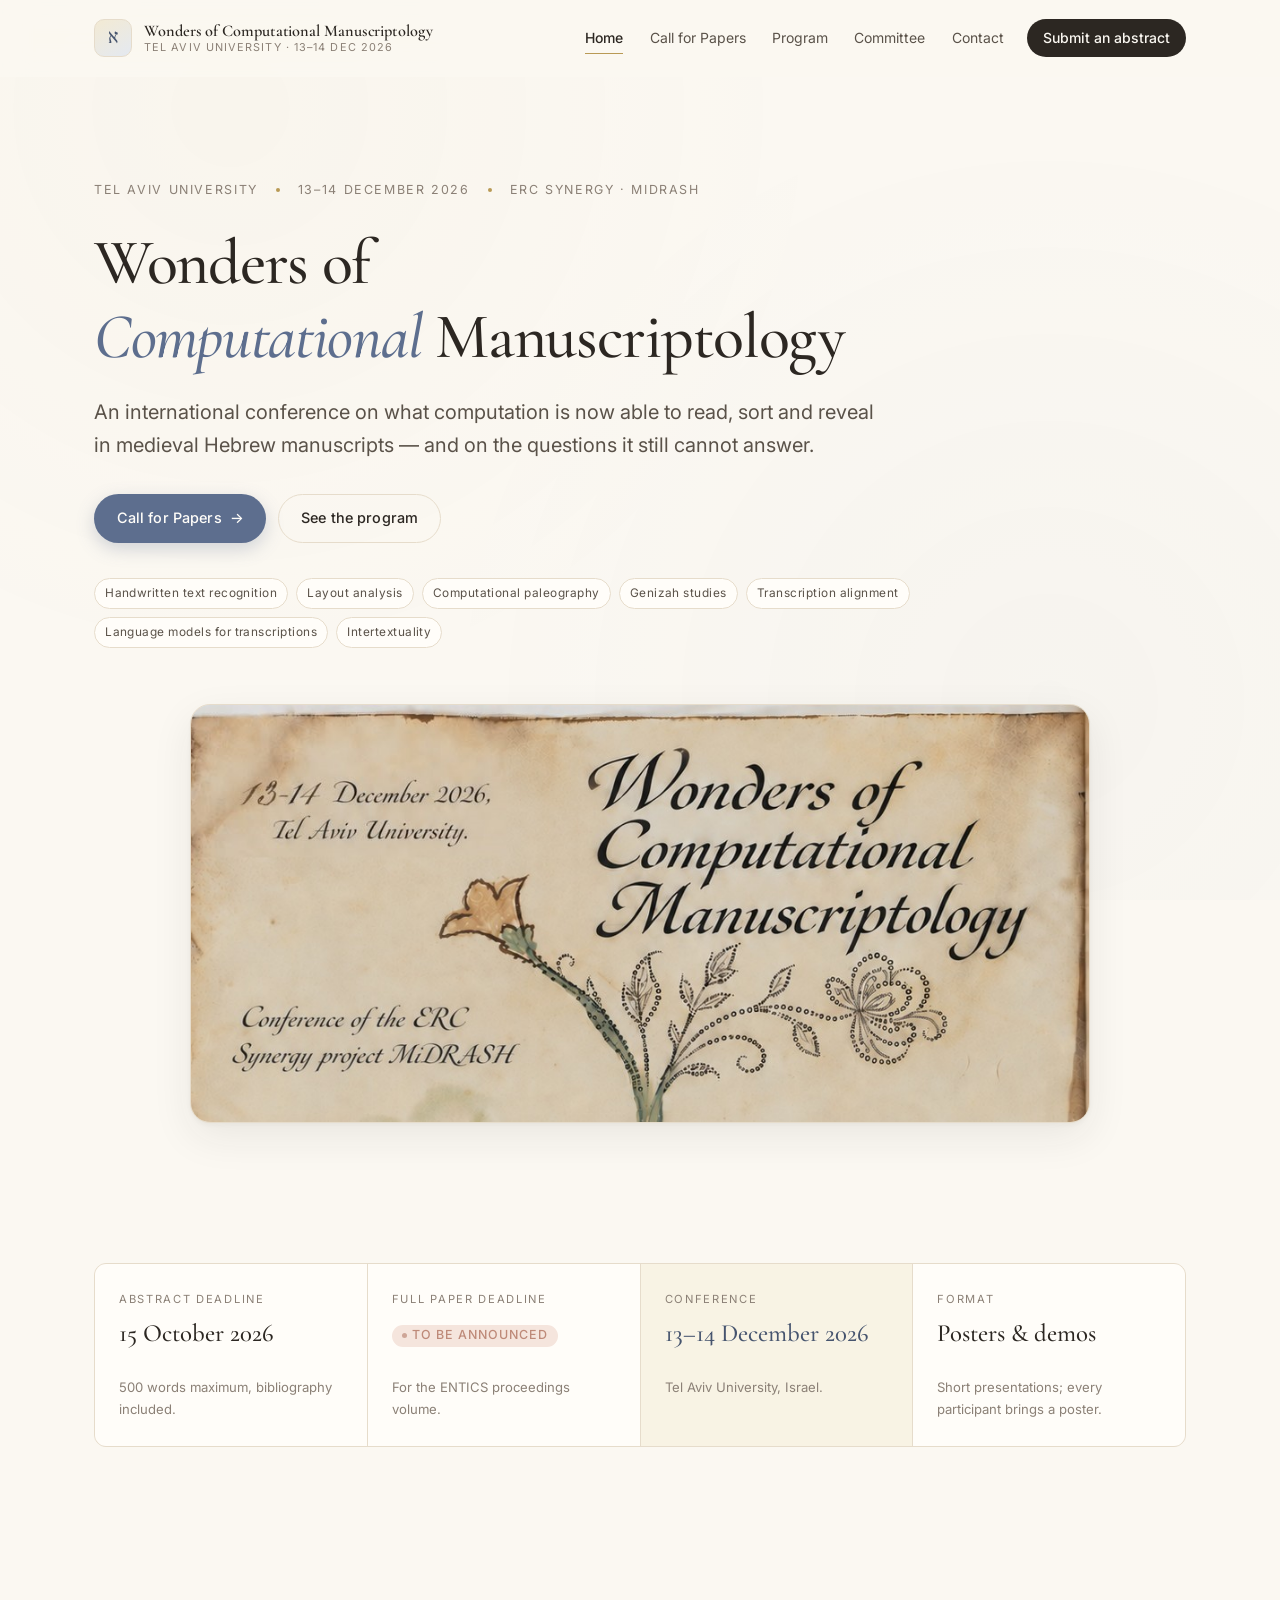
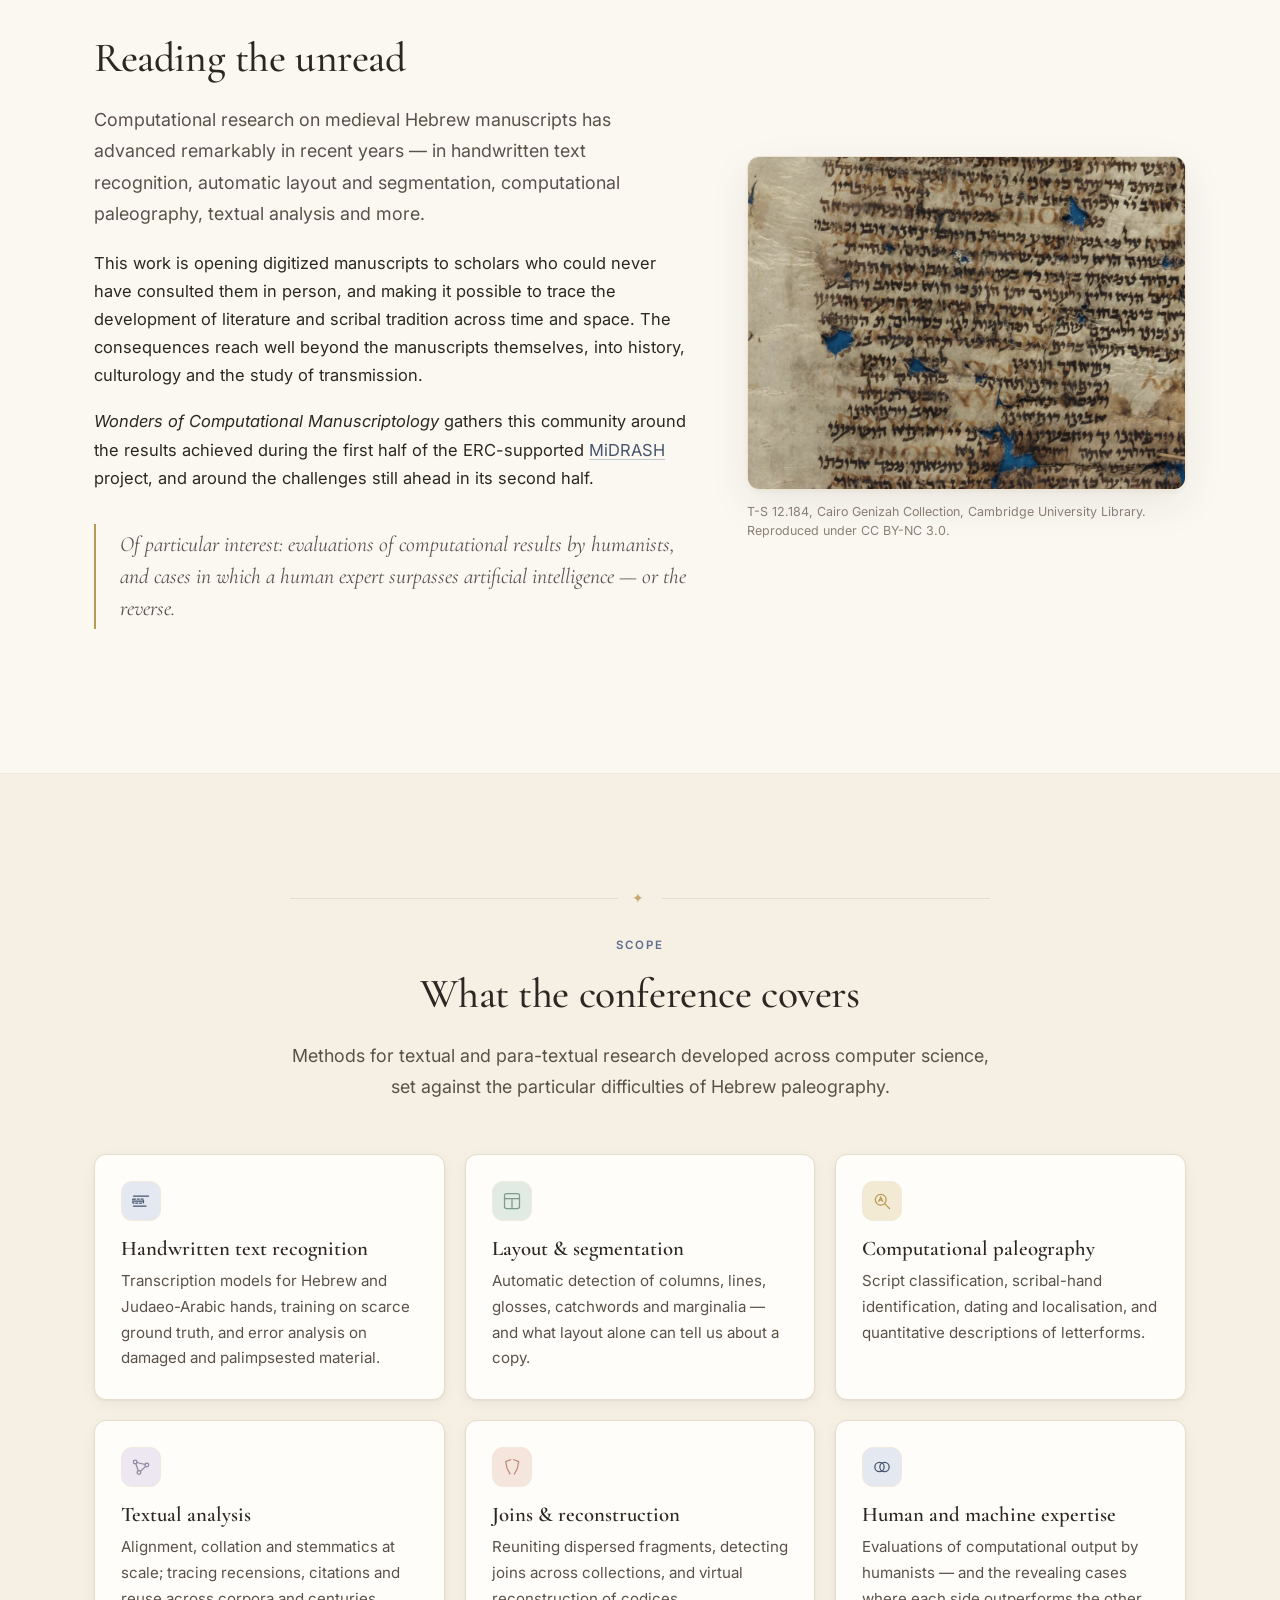
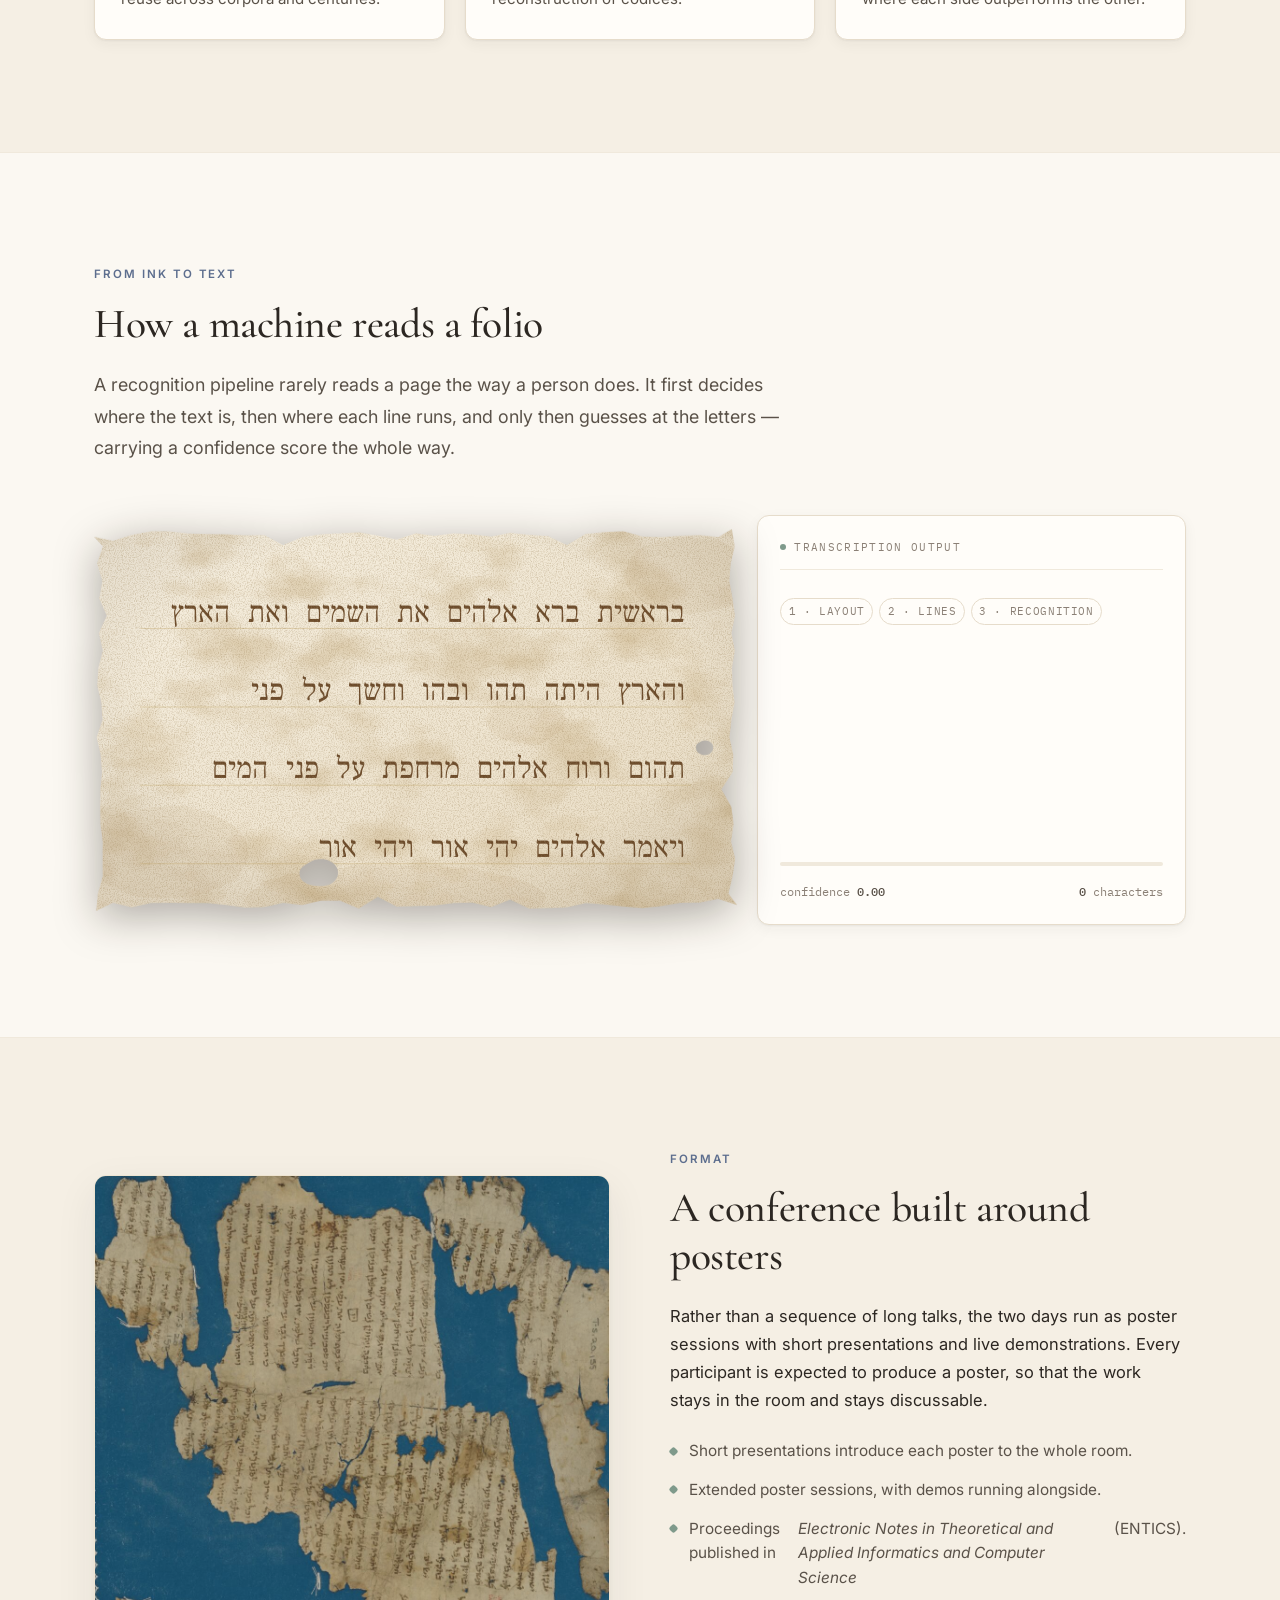
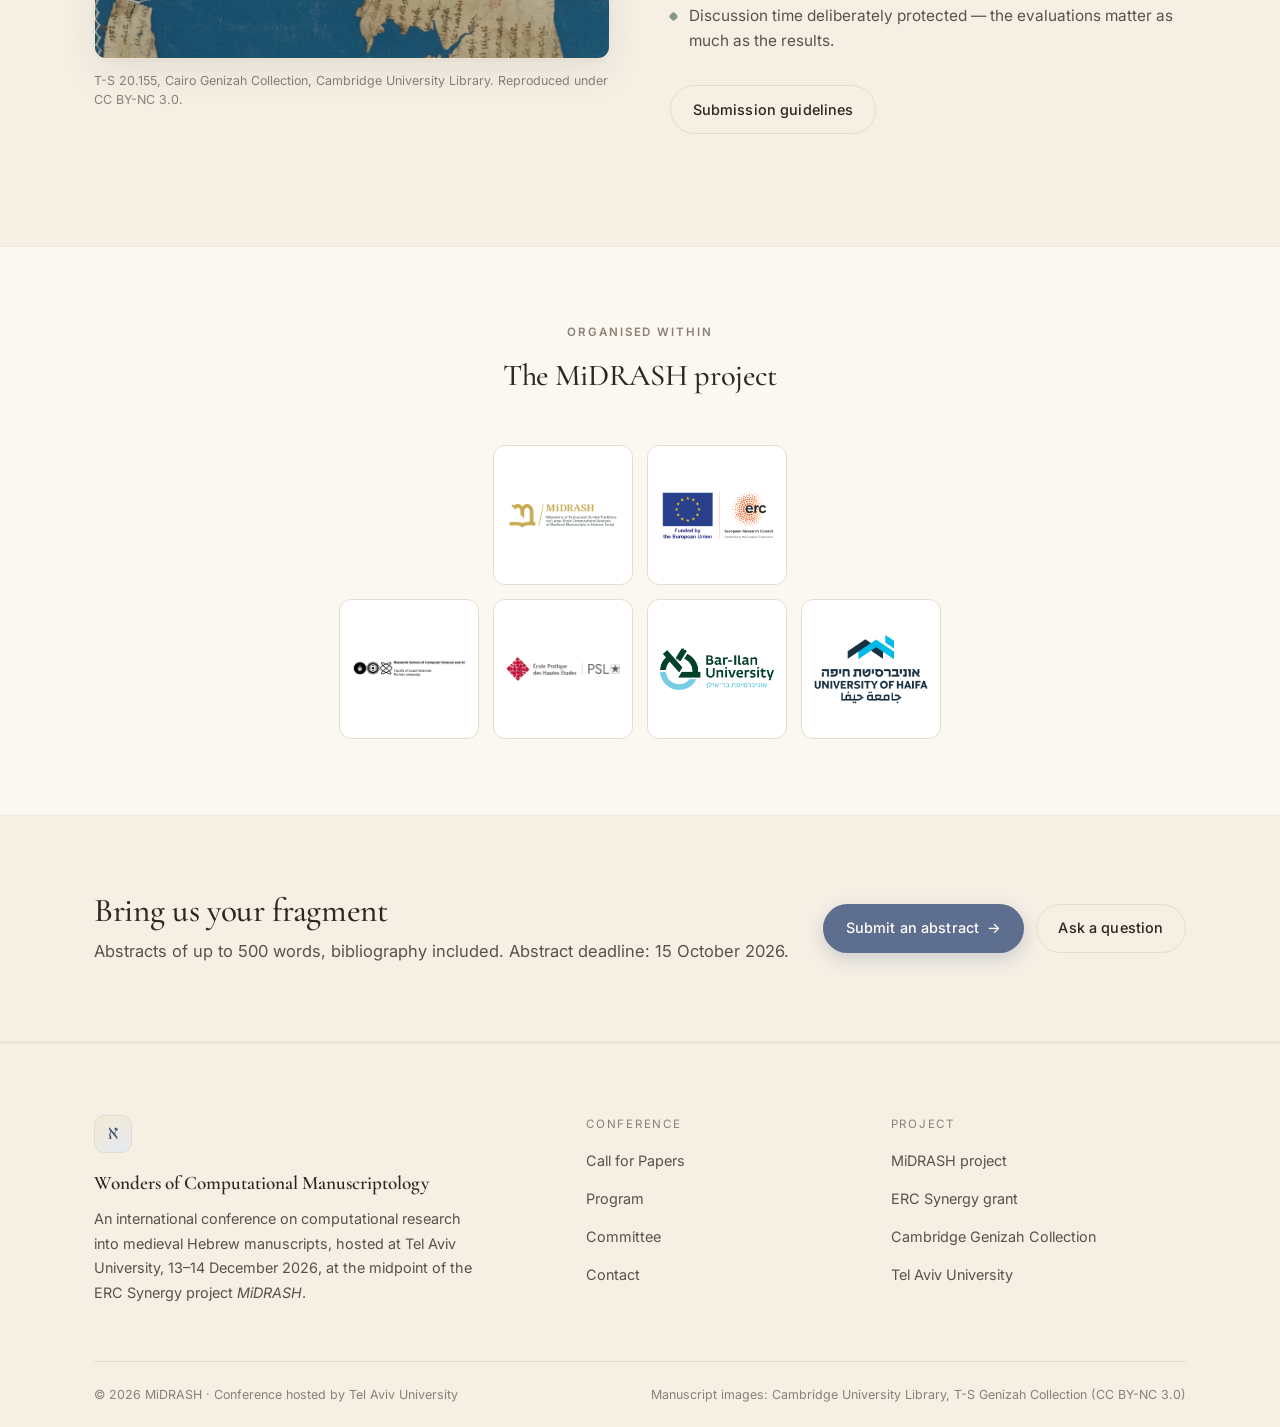
<file: index.html>
<!doctype html>
<html lang="en">
<head>
  <meta charset="utf-8">
  <title>Wonders of Computational Manuscriptology</title>
  <meta name="description" content="An international conference on computational research into medieval Hebrew manuscripts. Tel Aviv University, 13-14 December 2026, within the ERC Synergy project MiDRASH.">
  <meta name="viewport" content="width=device-width, initial-scale=1">
  <link rel="preconnect" href="https://fonts.googleapis.com">
  <link rel="preconnect" href="https://fonts.gstatic.com" crossorigin>
  <link href="https://fonts.googleapis.com/css2?family=Cormorant+Garamond:ital,wght@0,400;0,500;0,600;0,700;1,400;1,500&family=Frank+Ruhl+Libre:wght@400;500&family=IBM+Plex+Mono:wght@400;500&family=Inter:wght@300;400;500;600&display=swap" rel="stylesheet">
  <link rel="stylesheet" href="assets/css/site.css?v=2">
  <script>document.documentElement.classList.add("js");</script>
</head>
<body>
  <a class="skip-link" href="#main">Skip to content</a>

  <header class="site-header">
    <div class="wrap header-inner">
      <a class="brand" href="index.html">
        <span class="brand-mark" aria-hidden="true">&#1488;</span>
        <span class="brand-text">
          <span class="brand-title">Wonders of Computational Manuscriptology</span>
          <span class="brand-sub">Tel Aviv University &middot; 13&ndash;14 Dec 2026</span>
        </span>
      </a>
      <button class="nav-toggle" type="button" aria-expanded="false" aria-controls="site-nav" aria-label="Open menu">
        <span></span><span></span><span></span>
      </button>
      <nav class="site-nav" id="site-nav" aria-label="Main navigation">
        <a href="index.html" class="is-current" aria-current="page">Home</a>
        <a href="call-for-papers.html">Call for Papers</a>
        <a href="program.html">Program</a>
        <a href="committee.html">Committee</a>
        <a href="contact.html">Contact</a>
        <a class="nav-cta" href="https://docs.google.com/forms/d/e/1FAIpQLSerbkKHywke3G68IytDGPFDxD4MnJWykwXjrzCWf99rFg6nKg/viewform" target="_blank" rel="noopener">Submit an abstract</a>
      </nav>
    </div>
  </header>

  <main id="main">
    <!-- ============ HERO ============ -->
    <section class="hero">
      <div class="wrap">
        <div class="hero-inner">
          <p class="hero-meta">
            <span>Tel Aviv University</span>
            <span class="dot" aria-hidden="true"></span>
            <span>13&ndash;14 December 2026</span>
            <span class="dot" aria-hidden="true"></span>
            <span>ERC Synergy &middot; MiDRASH</span>
          </p>
          <h1>Wonders of<br><span class="accent">Computational</span> Manuscriptology</h1>
          <p class="hero-sub">An international conference on what computation is now able to read, sort and reveal in medieval Hebrew manuscripts &mdash; and on the questions it still cannot answer.</p>
          <div class="btn-row">
            <a class="btn btn-primary" href="call-for-papers.html">Call for Papers <span class="arrow" aria-hidden="true">&rarr;</span></a>
            <a class="btn btn-ghost" href="program.html">See the program</a>
          </div>
          <div class="hero-tags">
            <span class="tag">Handwritten text recognition</span>
            <span class="tag">Layout analysis</span>
            <span class="tag">Computational paleography</span>
            <span class="tag">Genizah studies</span>
            <span class="tag">Transcription alignment</span>
            <span class="tag">Language models for transcriptions</span>
            <span class="tag">Intertextuality</span>
          </div>
        </div>

        <figure class="hero-band reveal" style="margin-bottom:0">
          <img src="assets/img/hero-poster.jpg" alt="Conference poster: Wonders of Computational Manuscriptology, 13-14 December 2026, Tel Aviv University. Conference of the ERC Synergy project MiDRASH, with a drawn flowering vine on aged parchment." loading="eager" width="1002" height="466">
        </figure>
      </div>
    </section>

    <!-- ============ KEY DATES ============ -->
    <section class="section section--tight">
      <div class="wrap">
        <div class="dates reveal">
          <div class="date-cell">
            <p class="date-label">Abstract deadline</p>
            <p class="date-value">15 October 2026</p>
            <p class="date-note">500 words maximum, bibliography included.</p>
          </div>
          <div class="date-cell">
            <p class="date-label">Full paper deadline</p>
            <!-- TODO: replace with the confirmed date -->
            <p class="date-value"><span class="tba">To be announced</span></p>
            <p class="date-note">For the ENTICS proceedings volume.</p>
          </div>
          <div class="date-cell is-highlight">
            <p class="date-label">Conference</p>
            <p class="date-value">13&ndash;14 December 2026</p>
            <p class="date-note">Tel Aviv University, Israel.</p>
          </div>
          <div class="date-cell">
            <p class="date-label">Format</p>
            <p class="date-value">Posters &amp; demos</p>
            <p class="date-note">Short presentations; every participant brings a poster.</p>
          </div>
        </div>
      </div>
    </section>

    <!-- ============ ABOUT ============ -->
    <section class="section">
      <div class="wrap">
        <div class="split split--wide-text">
          <div class="reveal">
            <h2>Reading the unread</h2>
            <p class="lede">Computational research on medieval Hebrew manuscripts has advanced remarkably in recent years &mdash; in handwritten text recognition, automatic layout and segmentation, computational paleography, textual analysis and more.</p>
            <p>This work is opening digitized manuscripts to scholars who could never have consulted them in person, and making it possible to trace the development of literature and scribal tradition across time and space. The consequences reach well beyond the manuscripts themselves, into history, culturology and the study of transmission.</p>
            <p><em>Wonders of Computational Manuscriptology</em> gathers this community around the results achieved during the first half of the ERC-supported <a href="https://www.midrash.eu/" rel="noopener">MiDRASH</a> project, and around the challenges still ahead in its second half.</p>
            <blockquote class="pullquote">Of particular interest: evaluations of computational results by humanists, and cases in which a human expert surpasses artificial intelligence &mdash; or the reverse.</blockquote>
          </div>
          <figure class="split-figure reveal" data-delay="120">
            <img src="assets/img/ms-rubric.jpg" alt="Close view of a densely written manuscript page with brown and red ink, showing tears and losses in the parchment." loading="lazy" width="1100" height="750">
            <figcaption>T-S 12.184, Cairo Genizah Collection, Cambridge University Library. Reproduced under CC BY-NC 3.0.</figcaption>
          </figure>
        </div>
      </div>
    </section>

    <!-- ============ TOPICS ============ -->
    <section class="section section--tint">
      <div class="wrap">
        <div class="section-head center">
          <p class="ornament"><span>&#10022;</span></p>
          <p class="eyebrow eyebrow--indigo">Scope</p>
          <h2>What the conference covers</h2>
          <p class="lede" style="margin-inline:auto">Methods for textual and para-textual research developed across computer science, set against the particular difficulties of Hebrew paleography.</p>
        </div>
        <div class="grid grid-3">
          <article class="card card--hover reveal">
            <div class="card-icon i-indigo" aria-hidden="true"><svg viewBox="0 0 24 24" fill="none" stroke="currentColor" stroke-width="1.5" stroke-linecap="round"><path d="M3 6h18M3 12h11M3 18h15"/><rect x="2" y="9.6" width="13" height="4.8" rx="1" stroke-dasharray="2.5 2"/></svg></div>
            <h3>Handwritten text recognition</h3>
            <p>Transcription models for Hebrew and Judaeo-Arabic hands, training on scarce ground truth, and error analysis on damaged and palimpsested material.</p>
          </article>
          <article class="card card--hover reveal">
            <div class="card-icon i-sage" aria-hidden="true"><svg viewBox="0 0 24 24" fill="none" stroke="currentColor" stroke-width="1.5" stroke-linecap="round"><rect x="3" y="3" width="18" height="18" rx="2.5"/><path d="M3 9h18M12 9v12"/></svg></div>
            <h3>Layout &amp; segmentation</h3>
            <p>Automatic detection of columns, lines, glosses, catchwords and marginalia &mdash; and what layout alone can tell us about a copy.</p>
          </article>
          <article class="card card--hover reveal">
            <div class="card-icon i-gold" aria-hidden="true"><svg viewBox="0 0 24 24" fill="none" stroke="currentColor" stroke-width="1.5" stroke-linecap="round"><circle cx="10.5" cy="10.5" r="6.5"/><path d="M15.4 15.4 21 21M8 12.5l2.5-5 2.5 5M8.9 10.9h3.2"/></svg></div>
            <h3>Computational paleography</h3>
            <p>Script classification, scribal-hand identification, dating and localisation, and quantitative descriptions of letterforms.</p>
          </article>
          <article class="card card--hover reveal">
            <div class="card-icon i-plum" aria-hidden="true"><svg viewBox="0 0 24 24" fill="none" stroke="currentColor" stroke-width="1.5" stroke-linecap="round"><circle cx="5" cy="6" r="2.2"/><circle cx="19" cy="9.5" r="2.2"/><circle cx="9.5" cy="18.5" r="2.2"/><path d="M7.1 6.6 16.9 9M5.9 8.1l2.7 8.3M11.4 17.1l6.2-5.8"/></svg></div>
            <h3>Textual analysis</h3>
            <p>Alignment, collation and stemmatics at scale; tracing recensions, citations and reuse across corpora and centuries.</p>
          </article>
          <article class="card card--hover reveal">
            <div class="card-icon i-rose" aria-hidden="true"><svg viewBox="0 0 24 24" fill="none" stroke="currentColor" stroke-width="1.5" stroke-linejoin="round"><path d="M11 3 4.5 5.5 6 13.5 10 21"/><path d="M13.5 3 20 5.5 18.5 13.5 14.5 21"/></svg></div>
            <h3>Joins &amp; reconstruction</h3>
            <p>Reuniting dispersed fragments, detecting joins across collections, and virtual reconstruction of codices.</p>
          </article>
          <article class="card card--hover reveal">
            <div class="card-icon i-indigo" aria-hidden="true"><svg viewBox="0 0 24 24" fill="none" stroke="currentColor" stroke-width="1.5"><circle cx="9" cy="12" r="5.6"/><circle cx="15" cy="12" r="5.6"/></svg></div>
            <h3>Human and machine expertise</h3>
            <p>Evaluations of computational output by humanists &mdash; and the revealing cases where each side outperforms the other.</p>
          </article>
        </div>
      </div>
    </section>

    <!-- ============ HTR DEMO ============ -->
    <section class="section ocr" id="ink-to-text">
      <div class="wrap">
        <div class="section-head">
          <p class="eyebrow eyebrow--indigo">From ink to text</p>
          <h2>How a machine reads a folio</h2>
          <p class="lede">A recognition pipeline rarely reads a page the way a person does. It first decides where the text is, then where each line runs, and only then guesses at the letters &mdash; carrying a confidence score the whole way.</p>
        </div>

        <div class="ocr-stage">
          <div class="ocr-page reveal">
            <svg id="htr-svg" viewBox="0 0 640 380" role="img" aria-label="Animated illustration of a handwritten text recognition pipeline reading four lines of Hebrew script.">
              <defs>
                <linearGradient id="htr-parchment" x1="0" y1="0" x2="1" y2="1">
                  <stop offset="0" stop-color="#F7F0E1"/>
                  <stop offset="0.55" stop-color="#F0E6D2"/>
                  <stop offset="1" stop-color="#E8DBC2"/>
                </linearGradient>
                <linearGradient id="htr-scan-grad" x1="0" y1="0" x2="1" y2="0">
                  <stop offset="0" stop-color="#5D6E8E" stop-opacity="0"/>
                  <stop offset="0.5" stop-color="#5D6E8E" stop-opacity="0.6"/>
                  <stop offset="1" stop-color="#5D6E8E" stop-opacity="0"/>
                </linearGradient>
                <radialGradient id="htr-vignette" cx="0.5" cy="0.45" r="0.75">
                  <stop offset="0.55" stop-color="#1E140A" stop-opacity="0"/>
                  <stop offset="1" stop-color="#8A6A40" stop-opacity="0.18"/>
                </radialGradient>
                <filter id="htr-grain" x="0" y="0" width="100%" height="100%">
                  <feTurbulence type="fractalNoise" baseFrequency="0.85" numOctaves="3" seed="4" result="n"/>
                  <feColorMatrix in="n" type="matrix" values="0 0 0 0 0.35  0 0 0 0 0.25  0 0 0 0 0.12  0 0 0 0.9 -0.38"/>
                </filter>
                <filter id="htr-mottle" x="0" y="0" width="100%" height="100%">
                  <feTurbulence type="fractalNoise" baseFrequency="0.012 0.02" numOctaves="4" seed="11" result="m"/>
                  <feColorMatrix in="m" type="matrix" values="0 0 0 0 0.55  0 0 0 0 0.40  0 0 0 0 0.20  0 0 0 1.2 -0.55"/>
                </filter>
                <filter id="htr-edge" x="-2%" y="-2%" width="104%" height="104%">
                  <feTurbulence type="fractalNoise" baseFrequency="0.06" numOctaves="2" seed="2" result="e"/>
                  <feDisplacementMap in="SourceGraphic" in2="e" scale="7"/>
                </filter>
                <mask id="htr-torn" maskUnits="userSpaceOnUse" x="0" y="0" width="640" height="380">
                  <polygon fill="#fff" points="0.0,7.7 18.8,11.8 37.6,5.8 56.5,2.4 75.3,2.3 94.1,4.5 112.9,5.0 131.8,5.2 150.6,6.4 169.4,6.0 188.2,15.9 207.1,8.0 225.9,5.4 244.7,4.2 263.5,3.3 282.4,6.5 301.2,10.5 320.0,4.4 338.8,6.8 357.6,4.2 376.5,5.2 395.3,7.6 414.1,3.7 432.9,5.7 451.8,7.1 470.6,16.0 489.4,4.9 508.2,3.1 527.1,2.3 545.9,7.4 564.7,8.1 583.5,6.9 602.4,6.1 621.2,7.9 634.7,0.0 637.6,17.3 633.5,34.5 632.2,51.8 635.3,69.1 637.8,86.4 634.3,103.6 637.6,120.9 634.8,138.2 635.3,155.5 637.4,172.7 634.2,190.0 632.3,207.3 636.1,224.5 635.5,241.8 624.3,259.1 634.2,276.4 636.4,293.6 633.9,310.9 638.0,328.2 635.4,345.5 631.3,362.7 640.0,374.4 621.2,367.9 602.4,371.7 583.5,371.9 564.7,375.3 545.9,377.3 527.1,375.6 508.2,373.8 489.4,372.1 470.6,376.4 451.8,377.3 432.9,377.8 414.1,368.7 395.3,376.2 376.5,371.8 357.6,372.1 338.8,374.7 320.0,375.3 301.2,375.6 282.4,366.0 263.5,377.8 244.7,369.7 225.9,369.6 207.1,374.3 188.2,372.0 169.4,376.2 150.6,376.8 131.8,374.3 112.9,372.2 94.1,372.3 75.3,372.0 56.5,372.3 37.6,376.4 18.8,371.9 2.2,380.0 3.8,362.7 8.7,345.5 8.6,328.2 8.7,310.9 6.4,293.6 6.1,276.4 6.4,259.1 7.9,241.8 6.6,224.5 2.6,207.3 8.4,190.0 7.3,172.7 3.2,155.5 4.3,138.2 8.8,120.9 4.8,103.6 12.7,86.4 5.2,69.1 8.3,51.8 3.0,34.5 8.9,17.3"/>
                  <path d="M214 332c9-6 22-4 27 4s-1 18-12 19-22-2-24-9 2-10 9-14z" fill="#000"/>
                  <path d="M603 212c5-3 12-1 13 4s-3 9-8 9-9-3-9-7 1-4 4-6z" fill="#000"/>
                </mask>
              </defs>

              <g mask="url(#htr-torn)">
              <g filter="url(#htr-edge)">
                <rect x="-10" y="-10" width="660" height="400" fill="url(#htr-parchment)"/>
                <rect x="-10" y="-10" width="660" height="400" filter="url(#htr-mottle)"/>
                <ellipse class="htr-stain" cx="72" cy="322" rx="82" ry="46"/>
                <ellipse class="htr-stain" cx="592" cy="46" rx="64" ry="38"/>
                <ellipse class="htr-stain" cx="300" cy="368" rx="150" ry="34"/>
                <ellipse class="htr-stain" cx="430" cy="190" rx="40" ry="24"/>
                <rect x="-10" y="-10" width="660" height="400" fill="url(#htr-vignette)"/>
              </g>

              <g id="htr-rules"></g>
              <g id="htr-regions"></g>
              <g id="htr-text"></g>
              <g id="htr-boxes"></g>
              <g id="htr-scan">
                <rect x="0" y="0" width="640" height="3" fill="url(#htr-scan-grad)"/>
                <rect x="0" y="-18" width="640" height="18" fill="#5D6E8E" opacity="0.06"/>
              </g>
              <rect width="640" height="380" filter="url(#htr-grain)" pointer-events="none"/>
              </g>
            </svg>
          </div>

          <aside class="ocr-panel reveal" data-delay="140">
            <p class="ocr-panel-head"><span class="live-dot" aria-hidden="true"></span> transcription output</p>
            <div class="ocr-steps" aria-hidden="true">
              <span class="ocr-step">1 &middot; layout</span>
              <span class="ocr-step">2 &middot; lines</span>
              <span class="ocr-step">3 &middot; recognition</span>
            </div>
            <p class="ocr-out" id="htr-out" lang="he" dir="rtl"></p>
            <p class="ocr-translit" id="htr-translit"></p>
            <div class="ocr-meter" aria-hidden="true"><span id="htr-bar"></span></div>
            <div class="ocr-stats">
              <span>confidence <b id="htr-conf">0.00</b></span>
              <span><b id="htr-chars">0</b> characters</span>
            </div>
          </aside>
        </div>

      </div>
    </section>

    <!-- ============ FORMAT ============ -->
    <section class="section section--tint">
      <div class="wrap">
        <div class="split">
          <figure class="split-figure reveal">
            <img src="assets/img/ms-fragments.jpg" alt="Several detached manuscript fragments arranged together, their torn edges nearly matching." loading="lazy" width="1100" height="720">
            <figcaption>T-S 20.155, Cairo Genizah Collection, Cambridge University Library. Reproduced under CC BY-NC 3.0.</figcaption>
          </figure>
          <div class="reveal" data-delay="120">
            <p class="eyebrow eyebrow--indigo">Format</p>
            <h2>A conference built around posters</h2>
            <p>Rather than a sequence of long talks, the two days run as poster sessions with short presentations and live demonstrations. Every participant is expected to produce a poster, so that the work stays in the room and stays discussable.</p>
            <ul class="checklist" style="margin-top:1.6rem">
              <li>Short presentations introduce each poster to the whole room.</li>
              <li>Extended poster sessions, with demos running alongside.</li>
              <li>Proceedings published in <em>Electronic Notes in Theoretical and Applied Informatics and Computer Science</em> (ENTICS).</li>
              <li>Discussion time deliberately protected &mdash; the evaluations matter as much as the results.</li>
            </ul>
            <div class="btn-row" style="margin-top:2rem">
              <a class="btn btn-ghost" href="call-for-papers.html#submit">Submission guidelines</a>
            </div>
          </div>
        </div>
      </div>
    </section>

    <!-- ============ PARTNERS ============ -->
    <section class="section section--tight">
      <div class="wrap">
        <div class="section-head center">
          <p class="eyebrow">Organised within</p>
          <h2 style="font-size:clamp(1.5rem,2.4vw,1.9rem)">The MiDRASH project</h2>
        </div>
        <div class="logos reveal">
          <div class="logo-row">
          <a class="logo-tile" href="https://www.midrash.eu/" rel="noopener"><img src="assets/img/logos/midrash.png" alt="MiDRASH – Migrations of Textual and Scribal Traditions" width="1200" height="301" loading="lazy"></a>
          <a class="logo-tile" href="https://erc.europa.eu/" rel="noopener"><img src="assets/img/logos/erc.png" alt="Funded by the European Union – European Research Council" width="712" height="312" loading="lazy"></a>
          </div>
          <div class="logo-row">
          <a class="logo-tile" href="https://www.tau.ac.il/" rel="noopener"><img src="assets/img/logos/tau.png" alt="Tel Aviv University – Blavatnik School of Computer Science and AI" width="1000" height="181" loading="lazy"></a>
          <a class="logo-tile" href="https://www.ephe.psl.eu/erc-synergy-midrash-cest-parti" rel="noopener"><img src="assets/img/logos/ephe.png" alt="École Pratique des Hautes Études – PSL" width="1000" height="210" loading="lazy"></a>
          <a class="logo-tile" href="https://www.biu.ac.il/en" rel="noopener"><img src="assets/img/logos/bar-ilan.jpg" alt="Bar-Ilan University" width="835" height="311" loading="lazy"></a>
          <a class="logo-tile" href="https://www.haifa.ac.il/" rel="noopener"><img src="assets/img/logos/haifa.png" alt="University of Haifa" width="720" height="440" loading="lazy"></a>
          </div>
        </div>
      </div>
    </section>

    <!-- ============ CTA ============ -->
    <section class="section section--tight cta-band">
      <div class="wrap">
        <div class="cta-inner reveal">
          <div>
            <h2 style="font-size:clamp(1.6rem,2.6vw,2.1rem)">Bring us your fragment</h2>
            <p>Abstracts of up to 500 words, bibliography included. Abstract deadline: 15 October 2026.</p>
          </div>
          <div class="btn-row">
            <a class="btn btn-primary" href="https://docs.google.com/forms/d/e/1FAIpQLSerbkKHywke3G68IytDGPFDxD4MnJWykwXjrzCWf99rFg6nKg/viewform" target="_blank" rel="noopener">Submit an abstract <span class="arrow" aria-hidden="true">&rarr;</span></a>
            <a class="btn btn-ghost" href="contact.html">Ask a question</a>
          </div>
        </div>
      </div>
    </section>
  </main>

  <footer class="site-footer">
    <div class="wrap">
      <div class="footer-grid">
        <div class="footer-brand">
          <span class="brand-mark" aria-hidden="true">&#1488;</span>
          <p class="footer-title">Wonders of Computational Manuscriptology</p>
          <p class="footer-blurb">An international conference on computational research into medieval Hebrew manuscripts, hosted at Tel&nbsp;Aviv University, 13&ndash;14&nbsp;December&nbsp;2026, at the midpoint of the ERC Synergy project <em>MiDRASH</em>.</p>
        </div>
        <div>
          <p class="footer-h">Conference</p>
          <ul class="footer-links">
            <li><a href="call-for-papers.html">Call for Papers</a></li>
            <li><a href="program.html">Program</a></li>
            <li><a href="committee.html">Committee</a></li>
            <li><a href="contact.html">Contact</a></li>
          </ul>
        </div>
        <div>
          <p class="footer-h">Project</p>
          <ul class="footer-links">
            <li><a href="https://www.midrash.eu/" rel="noopener">MiDRASH project</a></li>
            <li><a href="https://www.ephe.psl.eu/erc-synergy-midrash-cest-parti" rel="noopener">ERC Synergy grant</a></li>
            <li><a href="https://cudl.lib.cam.ac.uk/collections/genizah/1" rel="noopener">Cambridge Genizah Collection</a></li>
            <li><a href="https://www.tau.ac.il/" rel="noopener">Tel Aviv University</a></li>
          </ul>
        </div>
      </div>
      <div class="footer-bottom">
        <span>&copy; 2026 MiDRASH &middot; Conference hosted by Tel Aviv University</span>
        <span>Manuscript images: Cambridge University Library, T-S Genizah Collection (CC&nbsp;BY-NC&nbsp;3.0)</span>
      </div>
    </div>
  </footer>

  <script src="assets/js/site.js" defer></script>
</body>
</html>
</file>
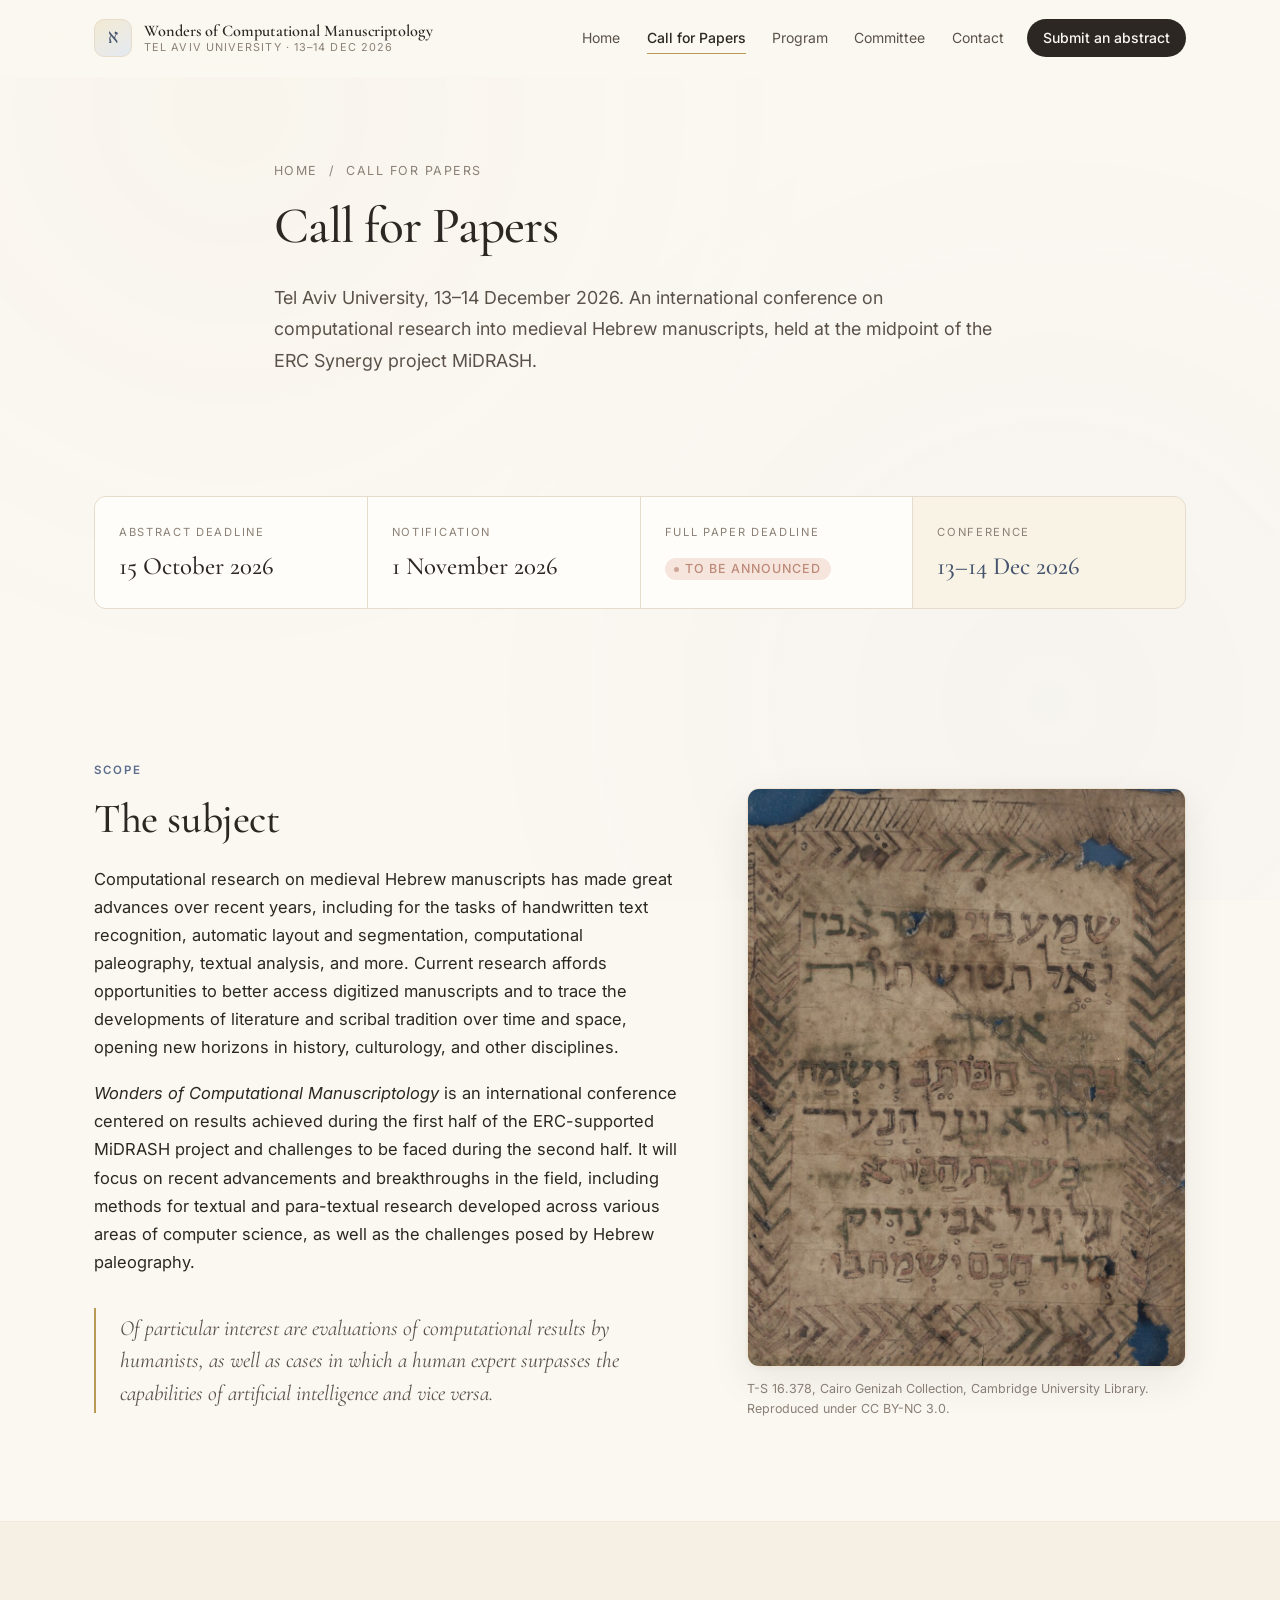
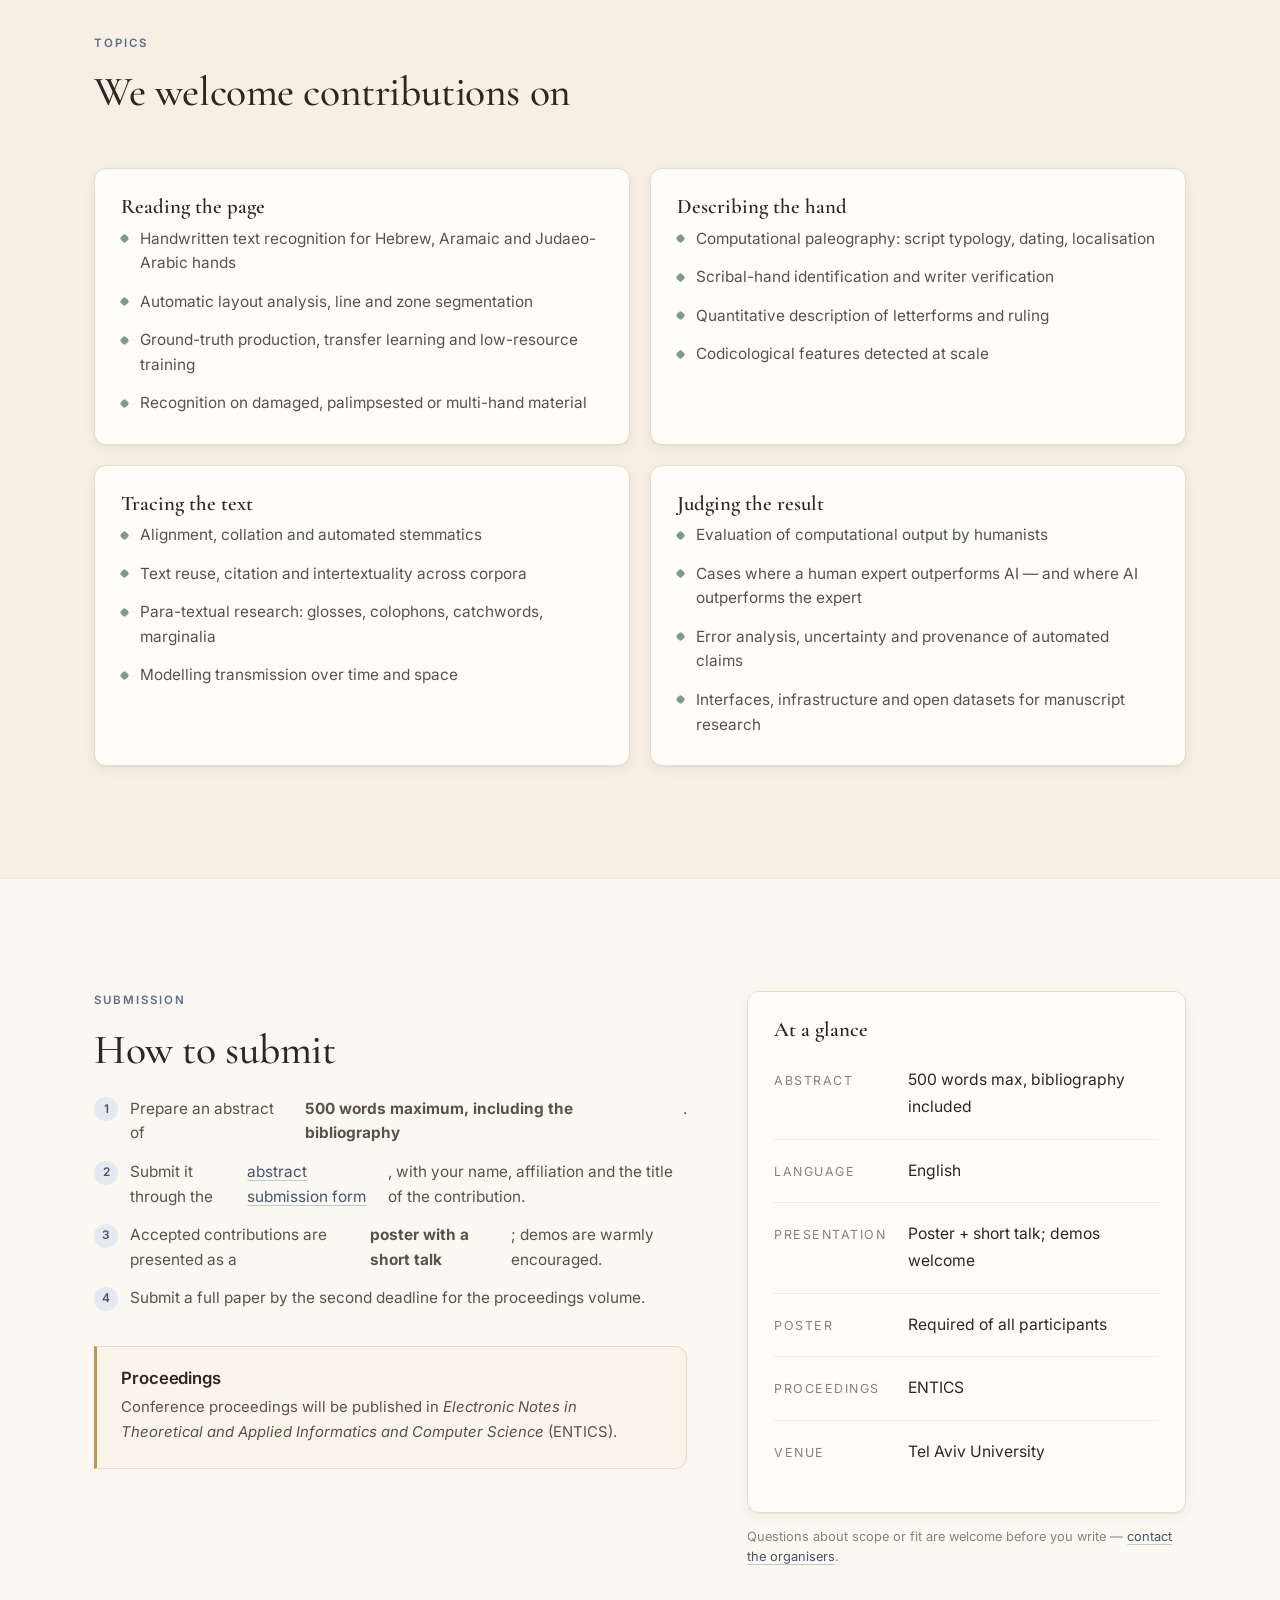
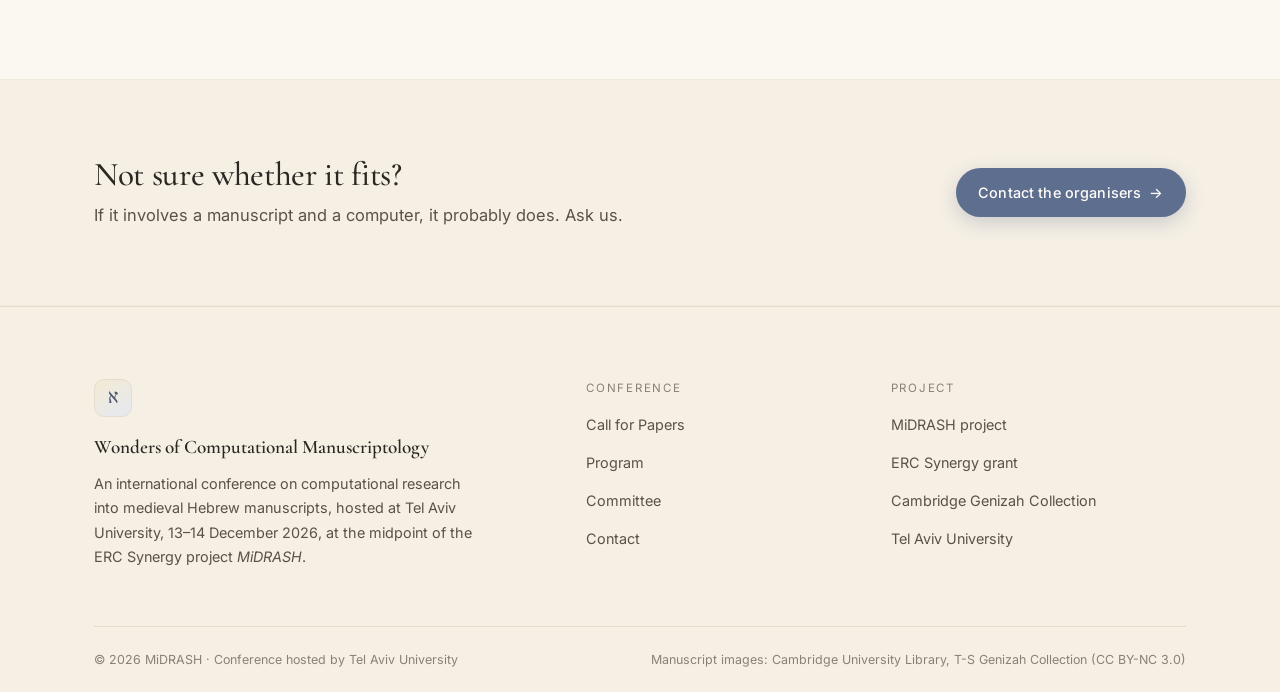
<file: call-for-papers.html>
<!doctype html>
<html lang="en">
<head>
  <meta charset="utf-8">
  <title>Call for Papers &middot; Wonders of Computational Manuscriptology</title>
  <meta name="description" content="Call for Papers: abstracts of up to 500 words on computational research into medieval Hebrew manuscripts. Tel Aviv University, 13-14 December 2026.">
  <meta name="viewport" content="width=device-width, initial-scale=1">
  <link rel="preconnect" href="https://fonts.googleapis.com">
  <link rel="preconnect" href="https://fonts.gstatic.com" crossorigin>
  <link href="https://fonts.googleapis.com/css2?family=Cormorant+Garamond:ital,wght@0,400;0,500;0,600;0,700;1,400;1,500&family=Frank+Ruhl+Libre:wght@400;500&family=IBM+Plex+Mono:wght@400;500&family=Inter:wght@300;400;500;600&display=swap" rel="stylesheet">
  <link rel="stylesheet" href="assets/css/site.css?v=2">
  <script>document.documentElement.classList.add("js");</script>
</head>
<body>
  <a class="skip-link" href="#main">Skip to content</a>

  <header class="site-header">
    <div class="wrap header-inner">
      <a class="brand" href="index.html">
        <span class="brand-mark" aria-hidden="true">&#1488;</span>
        <span class="brand-text">
          <span class="brand-title">Wonders of Computational Manuscriptology</span>
          <span class="brand-sub">Tel Aviv University &middot; 13&ndash;14 Dec 2026</span>
        </span>
      </a>
      <button class="nav-toggle" type="button" aria-expanded="false" aria-controls="site-nav" aria-label="Open menu">
        <span></span><span></span><span></span>
      </button>
      <nav class="site-nav" id="site-nav" aria-label="Main navigation">
        <a href="index.html">Home</a>
        <a href="call-for-papers.html" class="is-current" aria-current="page">Call for Papers</a>
        <a href="program.html">Program</a>
        <a href="committee.html">Committee</a>
        <a href="contact.html">Contact</a>
        <a class="nav-cta" href="https://docs.google.com/forms/d/e/1FAIpQLSerbkKHywke3G68IytDGPFDxD4MnJWykwXjrzCWf99rFg6nKg/viewform" target="_blank" rel="noopener">Submit an abstract</a>
      </nav>
    </div>
  </header>

  <main id="main">
    <section class="page-head">
      <div class="wrap wrap-narrow">
        <p class="breadcrumb"><a href="index.html">Home</a> &nbsp;/&nbsp; Call for Papers</p>
        <h1>Call for Papers</h1>
        <p class="lede">Tel Aviv University, 13&ndash;14 December 2026. An international conference on computational research into medieval Hebrew manuscripts, held at the midpoint of the ERC Synergy project MiDRASH.</p>
      </div>
    </section>

    <section class="section section--tight">
      <div class="wrap">
        <div class="dates reveal">
          <div class="date-cell">
            <p class="date-label">Abstract deadline</p>
            <p class="date-value">15 October 2026</p>
          </div>
          <div class="date-cell">
            <p class="date-label">Notification</p>
            <p class="date-value">1 November 2026</p>
          </div>
          <div class="date-cell">
            <p class="date-label">Full paper deadline</p>
            <!-- TODO: replace with the confirmed date -->
            <p class="date-value"><span class="tba">To be announced</span></p>
          </div>
          <div class="date-cell is-highlight">
            <p class="date-label">Conference</p>
            <p class="date-value">13&ndash;14 Dec 2026</p>
          </div>
        </div>
      </div>
    </section>

    <section class="section section--tight">
      <div class="wrap">
        <div class="split split--wide-text">
          <div class="reveal">
            <p class="eyebrow eyebrow--indigo">Scope</p>
            <h2>The subject</h2>
            <p>Computational research on medieval Hebrew manuscripts has made great advances over recent years, including for the tasks of handwritten text recognition, automatic layout and segmentation, computational paleography, textual analysis, and more. Current research affords opportunities to better access digitized manuscripts and to trace the developments of literature and scribal tradition over time and space, opening new horizons in history, culturology, and other disciplines.</p>
            <p><em>Wonders of Computational Manuscriptology</em> is an international conference centered on results achieved during the first half of the ERC-supported MiDRASH project and challenges to be faced during the second half. It will focus on recent advancements and breakthroughs in the field, including methods for textual and para-textual research developed across various areas of computer science, as well as the challenges posed by Hebrew paleography.</p>
            <blockquote class="pullquote">Of particular interest are evaluations of computational results by humanists, as well as cases in which a human expert surpasses the capabilities of artificial intelligence and vice versa.</blockquote>
          </div>
          <figure class="split-figure reveal" data-delay="120">
            <img src="assets/img/ms-bifolium.jpg" alt="Manuscript leaf written in a large square Hebrew hand, framed by a decorated border." loading="lazy" width="900" height="880">
            <figcaption>T-S 16.378, Cairo Genizah Collection, Cambridge University Library. Reproduced under CC BY-NC 3.0.</figcaption>
          </figure>
        </div>
      </div>
    </section>

    <section class="section section--tint">
      <div class="wrap">
        <div class="section-head">
          <p class="eyebrow eyebrow--indigo">Topics</p>
          <h2>We welcome contributions on</h2>
        </div>
        <div class="grid grid-2x2">
          <div class="card reveal">
            <h3>Reading the page</h3>
            <ul class="checklist">
              <li>Handwritten text recognition for Hebrew, Aramaic and Judaeo-Arabic hands</li>
              <li>Automatic layout analysis, line and zone segmentation</li>
              <li>Ground-truth production, transfer learning and low-resource training</li>
              <li>Recognition on damaged, palimpsested or multi-hand material</li>
            </ul>
          </div>
          <div class="card reveal" data-delay="80">
            <h3>Describing the hand</h3>
            <ul class="checklist">
              <li>Computational paleography: script typology, dating, localisation</li>
              <li>Scribal-hand identification and writer verification</li>
              <li>Quantitative description of letterforms and ruling</li>
              <li>Codicological features detected at scale</li>
            </ul>
          </div>
          <div class="card reveal" data-delay="160">
            <h3>Tracing the text</h3>
            <ul class="checklist">
              <li>Alignment, collation and automated stemmatics</li>
              <li>Text reuse, citation and intertextuality across corpora</li>
              <li>Para-textual research: glosses, colophons, catchwords, marginalia</li>
              <li>Modelling transmission over time and space</li>
            </ul>
          </div>
          <div class="card reveal" data-delay="240">
            <h3>Judging the result</h3>
            <ul class="checklist">
              <li>Evaluation of computational output by humanists</li>
              <li>Cases where a human expert outperforms AI &mdash; and where AI outperforms the expert</li>
              <li>Error analysis, uncertainty and provenance of automated claims</li>
              <li>Interfaces, infrastructure and open datasets for manuscript research</li>
            </ul>
          </div>
        </div>
      </div>
    </section>

    <section class="section" id="submit">
      <div class="wrap">
        <div class="split split--wide-text" style="align-items:start">
          <div class="reveal">
            <p class="eyebrow eyebrow--indigo">Submission</p>
            <h2>How to submit</h2>
            <ol class="checklist numbered" style="margin-top:1.4rem">
              <li>Prepare an abstract of <strong>500 words maximum, including the bibliography</strong>.</li>
              <li>Submit it through the <a href="https://docs.google.com/forms/d/e/1FAIpQLSerbkKHywke3G68IytDGPFDxD4MnJWykwXjrzCWf99rFg6nKg/viewform" target="_blank" rel="noopener">abstract submission form</a>, with your name, affiliation and the title of the contribution.</li>
              <li>Accepted contributions are presented as a <strong>poster with a short talk</strong>; demos are warmly encouraged.</li>
              <li>Submit a full paper by the second deadline for the proceedings volume.</li>
            </ol>


            <div class="callout callout--gold" style="margin-top:2.2rem">
              <h4>Proceedings</h4>
              <p>Conference proceedings will be published in <em>Electronic Notes in Theoretical and Applied Informatics and Computer Science</em> (ENTICS).</p>
            </div>
          </div>

          <div class="reveal" data-delay="120">
            <div class="card">
              <h3>At a glance</h3>
              <div class="contact-line">
                <span class="contact-key">Abstract</span>
                <span class="contact-val">500 words max, bibliography included</span>
              </div>
              <div class="contact-line">
                <span class="contact-key">Language</span>
                <span class="contact-val">English</span>
              </div>
              <div class="contact-line">
                <span class="contact-key">Presentation</span>
                <span class="contact-val">Poster + short talk; demos welcome</span>
              </div>
              <div class="contact-line">
                <span class="contact-key">Poster</span>
                <span class="contact-val">Required of all participants</span>
              </div>
              <div class="contact-line">
                <span class="contact-key">Proceedings</span>
                <span class="contact-val">ENTICS</span>
              </div>
              <div class="contact-line">
                <span class="contact-key">Venue</span>
                <span class="contact-val">Tel Aviv University</span>
              </div>
            </div>
            <p class="caption" style="margin-top:14px">Questions about scope or fit are welcome before you write &mdash; <a href="mailto:midrash2026@gmail.com">contact the organisers</a>.</p>
          </div>
        </div>
      </div>
    </section>

    <section class="section section--tight cta-band">
      <div class="wrap">
        <div class="cta-inner reveal">
          <div>
            <h2 style="font-size:clamp(1.6rem,2.6vw,2.1rem)">Not sure whether it fits?</h2>
            <p>If it involves a manuscript and a computer, it probably does. Ask us.</p>
          </div>
          <div class="btn-row">
            <a class="btn btn-primary" href="mailto:midrash2026@gmail.com">Contact the organisers <span class="arrow" aria-hidden="true">&rarr;</span></a>
          </div>
        </div>
      </div>
    </section>
  </main>

  <footer class="site-footer">
    <div class="wrap">
      <div class="footer-grid">
        <div class="footer-brand">
          <span class="brand-mark" aria-hidden="true">&#1488;</span>
          <p class="footer-title">Wonders of Computational Manuscriptology</p>
          <p class="footer-blurb">An international conference on computational research into medieval Hebrew manuscripts, hosted at Tel&nbsp;Aviv University, 13&ndash;14&nbsp;December&nbsp;2026, at the midpoint of the ERC Synergy project <em>MiDRASH</em>.</p>
        </div>
        <div>
          <p class="footer-h">Conference</p>
          <ul class="footer-links">
            <li><a href="call-for-papers.html">Call for Papers</a></li>
            <li><a href="program.html">Program</a></li>
            <li><a href="committee.html">Committee</a></li>
            <li><a href="contact.html">Contact</a></li>
          </ul>
        </div>
        <div>
          <p class="footer-h">Project</p>
          <ul class="footer-links">
            <li><a href="https://www.midrash.eu/" rel="noopener">MiDRASH project</a></li>
            <li><a href="https://www.ephe.psl.eu/erc-synergy-midrash-cest-parti" rel="noopener">ERC Synergy grant</a></li>
            <li><a href="https://cudl.lib.cam.ac.uk/collections/genizah/1" rel="noopener">Cambridge Genizah Collection</a></li>
            <li><a href="https://www.tau.ac.il/" rel="noopener">Tel Aviv University</a></li>
          </ul>
        </div>
      </div>
      <div class="footer-bottom">
        <span>&copy; 2026 MiDRASH &middot; Conference hosted by Tel Aviv University</span>
        <span>Manuscript images: Cambridge University Library, T-S Genizah Collection (CC&nbsp;BY-NC&nbsp;3.0)</span>
      </div>
    </div>
  </footer>

  <script src="assets/js/site.js" defer></script>
</body>
</html>
</file>
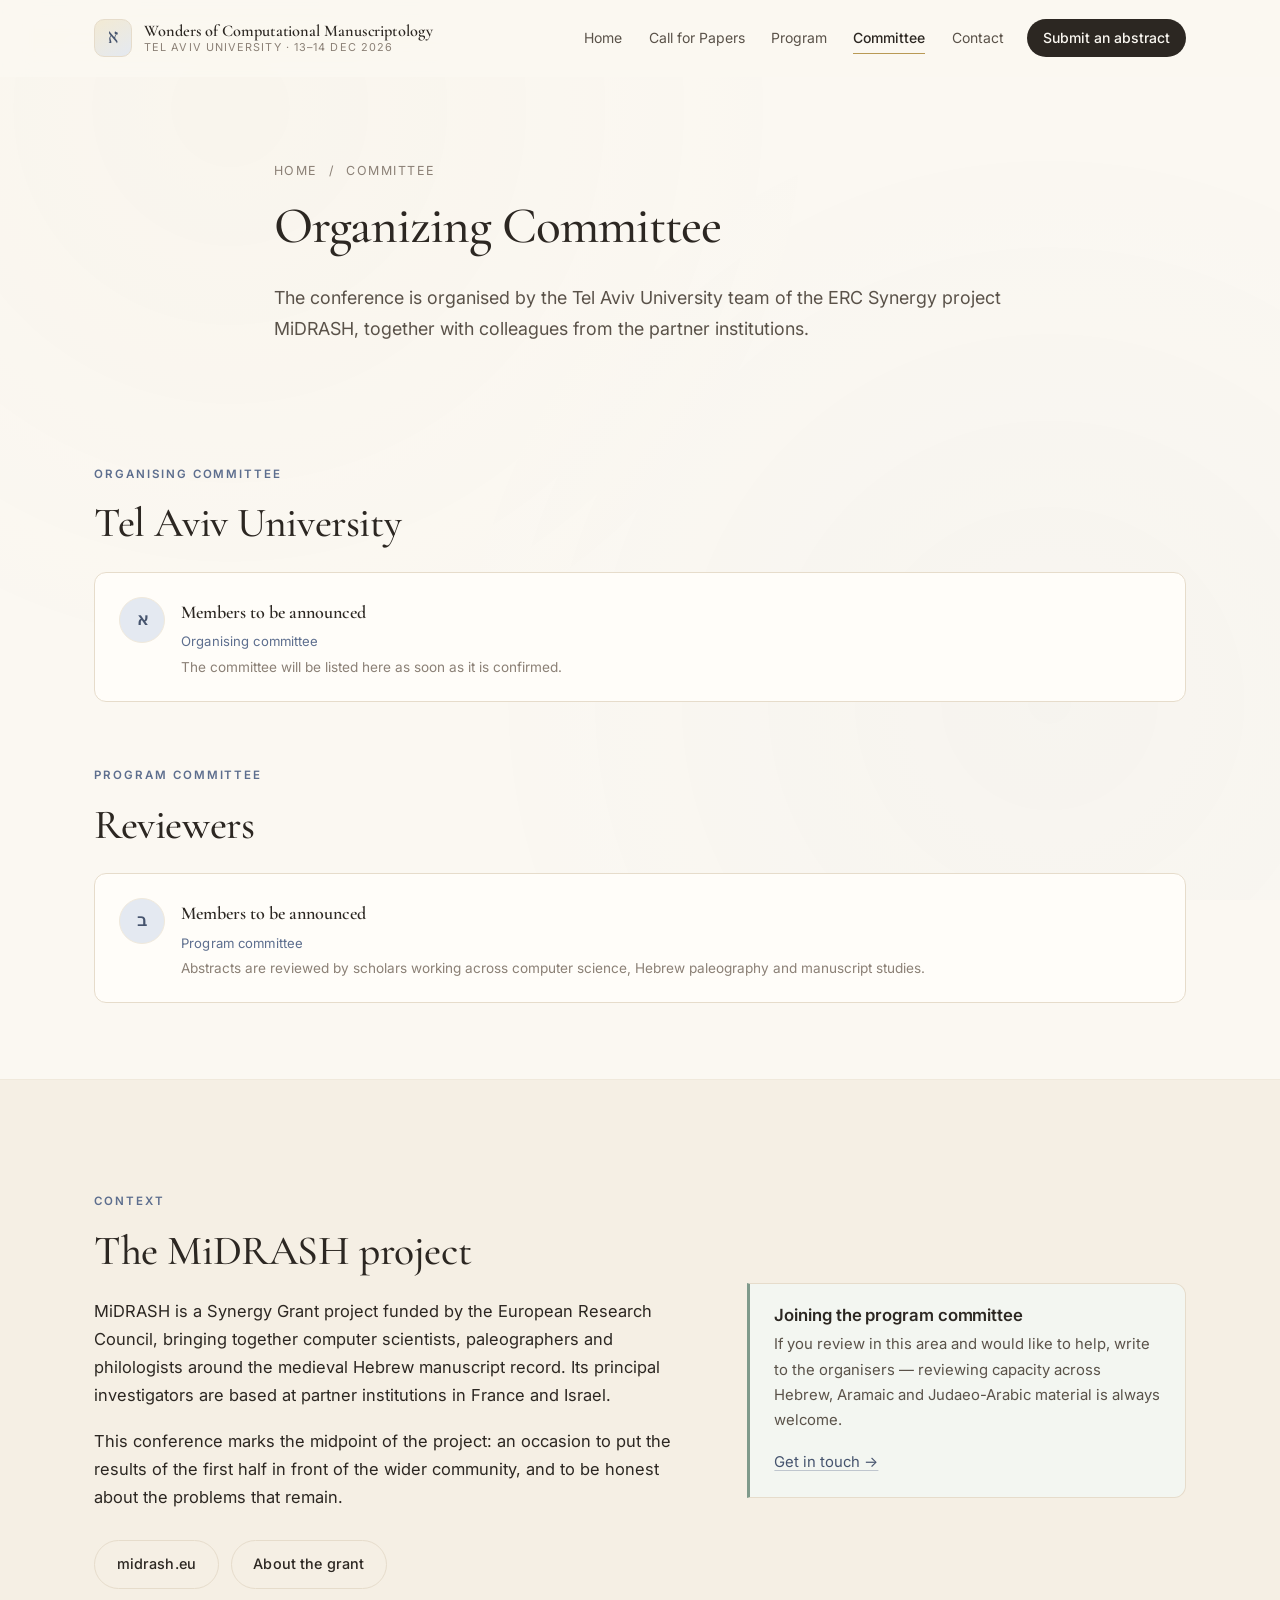
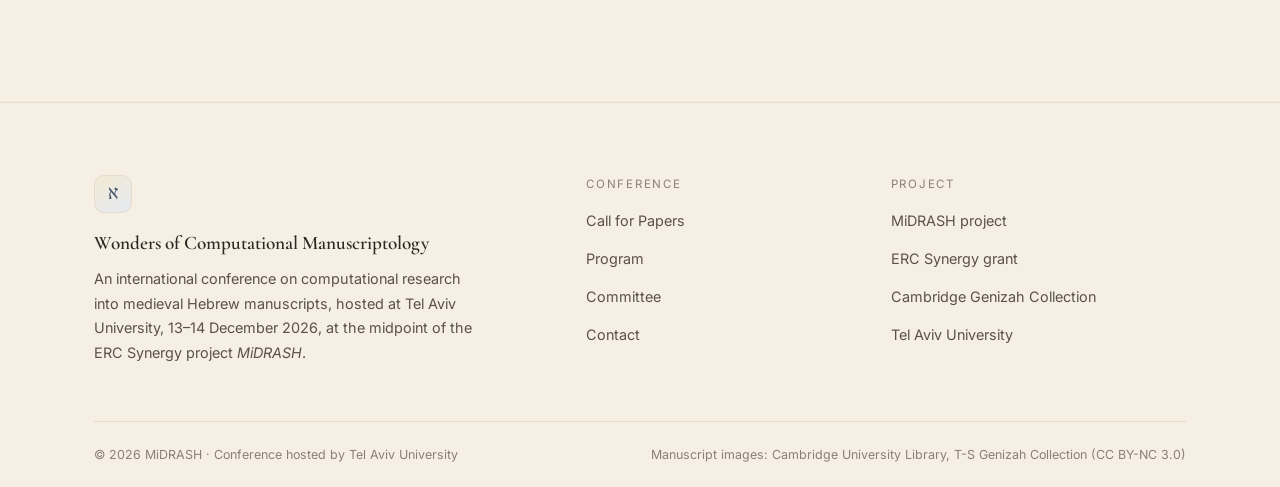
<file: committee.html>
<!doctype html>
<html lang="en">
<head>
  <meta charset="utf-8">
  <title>Committee &middot; Wonders of Computational Manuscriptology</title>
  <meta name="description" content="The organising and program committees for Wonders of Computational Manuscriptology, Tel Aviv University, 13-14 December 2026.">
  <meta name="viewport" content="width=device-width, initial-scale=1">
  <link rel="preconnect" href="https://fonts.googleapis.com">
  <link rel="preconnect" href="https://fonts.gstatic.com" crossorigin>
  <link href="https://fonts.googleapis.com/css2?family=Cormorant+Garamond:ital,wght@0,400;0,500;0,600;0,700;1,400;1,500&family=Frank+Ruhl+Libre:wght@400;500&family=IBM+Plex+Mono:wght@400;500&family=Inter:wght@300;400;500;600&display=swap" rel="stylesheet">
  <link rel="stylesheet" href="assets/css/site.css?v=2">
  <script>document.documentElement.classList.add("js");</script>
</head>
<body>
  <a class="skip-link" href="#main">Skip to content</a>

  <header class="site-header">
    <div class="wrap header-inner">
      <a class="brand" href="index.html">
        <span class="brand-mark" aria-hidden="true">&#1488;</span>
        <span class="brand-text">
          <span class="brand-title">Wonders of Computational Manuscriptology</span>
          <span class="brand-sub">Tel Aviv University &middot; 13&ndash;14 Dec 2026</span>
        </span>
      </a>
      <button class="nav-toggle" type="button" aria-expanded="false" aria-controls="site-nav" aria-label="Open menu">
        <span></span><span></span><span></span>
      </button>
      <nav class="site-nav" id="site-nav" aria-label="Main navigation">
        <a href="index.html">Home</a>
        <a href="call-for-papers.html">Call for Papers</a>
        <a href="program.html">Program</a>
        <a href="committee.html" class="is-current" aria-current="page">Committee</a>
        <a href="contact.html">Contact</a>
        <a class="nav-cta" href="https://docs.google.com/forms/d/e/1FAIpQLSerbkKHywke3G68IytDGPFDxD4MnJWykwXjrzCWf99rFg6nKg/viewform" target="_blank" rel="noopener">Submit an abstract</a>
      </nav>
    </div>
  </header>

  <main id="main">
    <section class="page-head">
      <div class="wrap wrap-narrow">
        <p class="breadcrumb"><a href="index.html">Home</a> &nbsp;/&nbsp; Committee</p>
        <h1>Organizing Committee</h1>
        <p class="lede">The conference is organised by the Tel Aviv University team of the ERC Synergy project MiDRASH, together with colleagues from the partner institutions.</p>
      </div>
    </section>

    <section class="section section--tight">
      <div class="wrap">

        <div class="section-head" style="margin-bottom:24px">
          <p class="eyebrow eyebrow--indigo">Organising committee</p>
          <h2>Tel Aviv University</h2>
        </div>

        <!-- ============================================================
             TODO: add the committee members. Duplicate the block below
             for each person and delete the placeholder card underneath.

             <article class="person">
               <span class="person-avatar" aria-hidden="true">ND</span>
               <div>
                 <p class="person-name">Full Name</p>
                 <p class="person-role">Chair</p>
                 <p class="person-affil">Department, Tel Aviv University</p>
               </div>
             </article>
             ============================================================ -->

        <div class="grid grid-2 reveal">
          <article class="person">
            <span class="person-avatar" aria-hidden="true">&#1488;</span>
            <div>
              <p class="person-name">Members to be announced</p>
              <p class="person-role">Organising committee</p>
              <p class="person-affil">The committee will be listed here as soon as it is confirmed.</p>
            </div>
          </article>
        </div>

        <div class="section-head" style="margin:64px 0 24px">
          <p class="eyebrow eyebrow--indigo">Program committee</p>
          <h2>Reviewers</h2>
        </div>

        <div class="grid grid-2 reveal">
          <article class="person">
            <span class="person-avatar" aria-hidden="true">&#1489;</span>
            <div>
              <p class="person-name">Members to be announced</p>
              <p class="person-role">Program committee</p>
              <p class="person-affil">Abstracts are reviewed by scholars working across computer science, Hebrew paleography and manuscript studies.</p>
            </div>
          </article>
        </div>

      </div>
    </section>

    <section class="section section--tint">
      <div class="wrap">
        <div class="split split--wide-text">
          <div class="reveal">
            <p class="eyebrow eyebrow--indigo">Context</p>
            <h2>The MiDRASH project</h2>
            <p>MiDRASH is a Synergy Grant project funded by the European Research Council, bringing together computer scientists, paleographers and philologists around the medieval Hebrew manuscript record. Its principal investigators are based at partner institutions in France and Israel.</p>
            <p>This conference marks the midpoint of the project: an occasion to put the results of the first half in front of the wider community, and to be honest about the problems that remain.</p>
            <div class="btn-row" style="margin-top:1.8rem">
              <a class="btn btn-ghost" href="https://www.midrash.eu/" rel="noopener">midrash.eu</a>
              <a class="btn btn-ghost" href="https://www.ephe.psl.eu/erc-synergy-midrash-cest-parti" rel="noopener">About the grant</a>
            </div>
          </div>
          <div class="reveal" data-delay="120">
            <div class="callout callout--sage">
              <h4>Joining the program committee</h4>
              <p>If you review in this area and would like to help, write to the organisers &mdash; reviewing capacity across Hebrew, Aramaic and Judaeo-Arabic material is always welcome.</p>
              <p style="margin-top:1em"><a href="contact.html">Get in touch &rarr;</a></p>
            </div>
          </div>
        </div>
      </div>
    </section>
  </main>

  <footer class="site-footer">
    <div class="wrap">
      <div class="footer-grid">
        <div class="footer-brand">
          <span class="brand-mark" aria-hidden="true">&#1488;</span>
          <p class="footer-title">Wonders of Computational Manuscriptology</p>
          <p class="footer-blurb">An international conference on computational research into medieval Hebrew manuscripts, hosted at Tel&nbsp;Aviv University, 13&ndash;14&nbsp;December&nbsp;2026, at the midpoint of the ERC Synergy project <em>MiDRASH</em>.</p>
        </div>
        <div>
          <p class="footer-h">Conference</p>
          <ul class="footer-links">
            <li><a href="call-for-papers.html">Call for Papers</a></li>
            <li><a href="program.html">Program</a></li>
            <li><a href="committee.html">Committee</a></li>
            <li><a href="contact.html">Contact</a></li>
          </ul>
        </div>
        <div>
          <p class="footer-h">Project</p>
          <ul class="footer-links">
            <li><a href="https://www.midrash.eu/" rel="noopener">MiDRASH project</a></li>
            <li><a href="https://www.ephe.psl.eu/erc-synergy-midrash-cest-parti" rel="noopener">ERC Synergy grant</a></li>
            <li><a href="https://cudl.lib.cam.ac.uk/collections/genizah/1" rel="noopener">Cambridge Genizah Collection</a></li>
            <li><a href="https://www.tau.ac.il/" rel="noopener">Tel Aviv University</a></li>
          </ul>
        </div>
      </div>
      <div class="footer-bottom">
        <span>&copy; 2026 MiDRASH &middot; Conference hosted by Tel Aviv University</span>
        <span>Manuscript images: Cambridge University Library, T-S Genizah Collection (CC&nbsp;BY-NC&nbsp;3.0)</span>
      </div>
    </div>
  </footer>

  <script src="assets/js/site.js" defer></script>
</body>
</html>
</file>
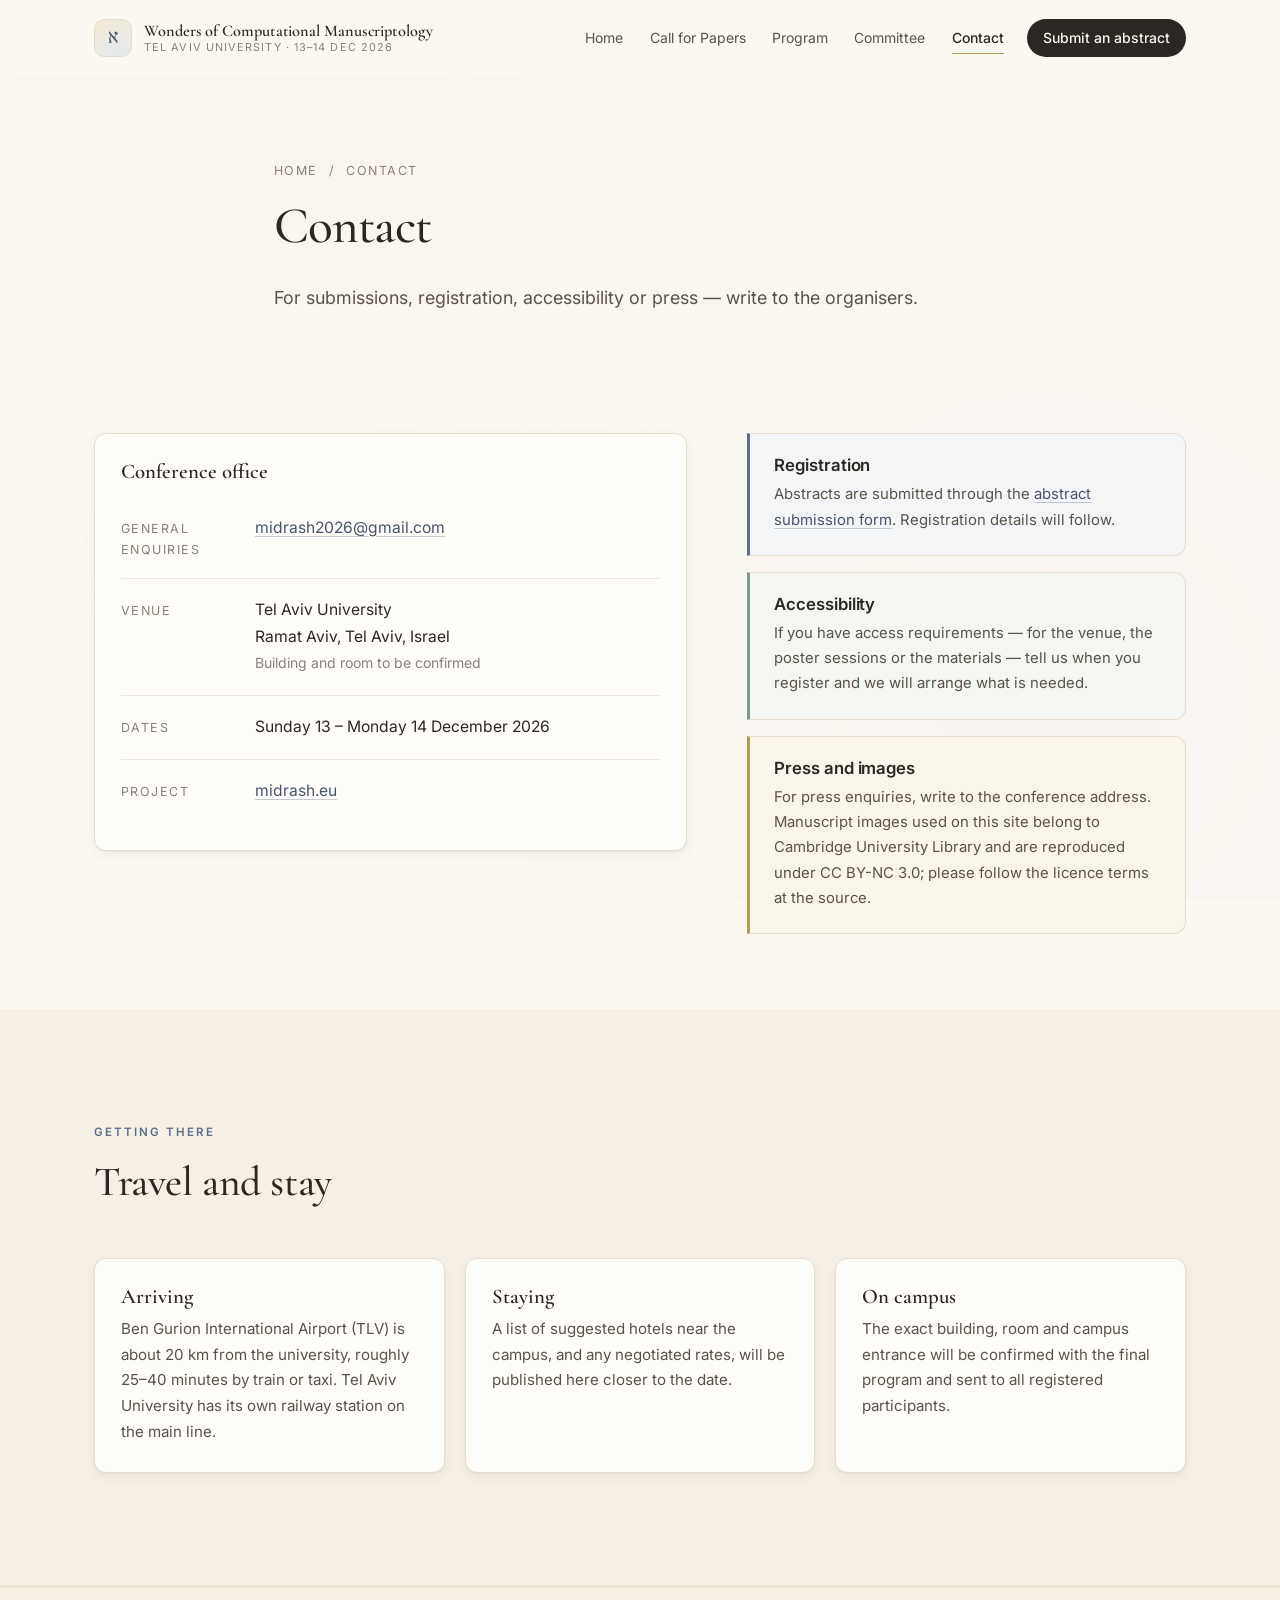
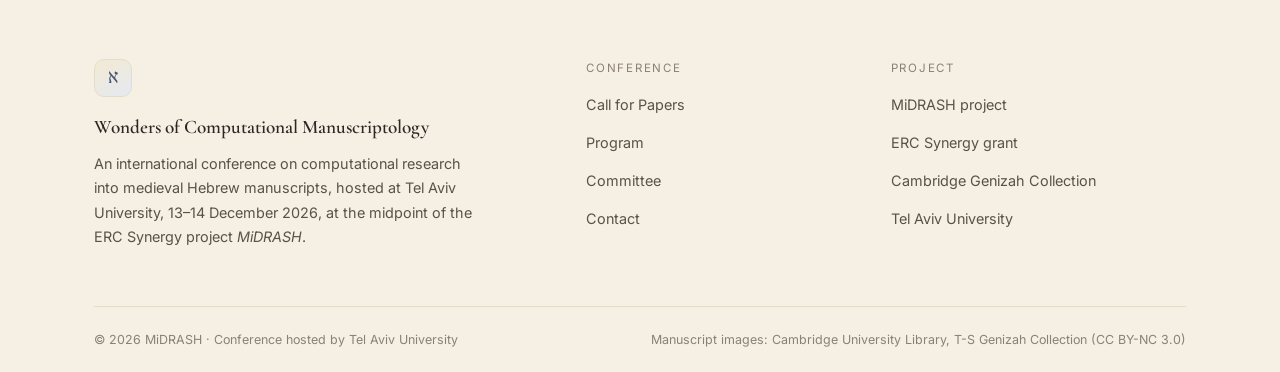
<file: contact.html>
<!doctype html>
<html lang="en">
<head>
  <meta charset="utf-8">
  <title>Contact &middot; Wonders of Computational Manuscriptology</title>
  <meta name="description" content="Contact the organisers of Wonders of Computational Manuscriptology, Tel Aviv University, 13-14 December 2026.">
  <meta name="viewport" content="width=device-width, initial-scale=1">
  <link rel="preconnect" href="https://fonts.googleapis.com">
  <link rel="preconnect" href="https://fonts.gstatic.com" crossorigin>
  <link href="https://fonts.googleapis.com/css2?family=Cormorant+Garamond:ital,wght@0,400;0,500;0,600;0,700;1,400;1,500&family=Frank+Ruhl+Libre:wght@400;500&family=IBM+Plex+Mono:wght@400;500&family=Inter:wght@300;400;500;600&display=swap" rel="stylesheet">
  <link rel="stylesheet" href="assets/css/site.css?v=2">
  <script>document.documentElement.classList.add("js");</script>
</head>
<body>
  <a class="skip-link" href="#main">Skip to content</a>

  <header class="site-header">
    <div class="wrap header-inner">
      <a class="brand" href="index.html">
        <span class="brand-mark" aria-hidden="true">&#1488;</span>
        <span class="brand-text">
          <span class="brand-title">Wonders of Computational Manuscriptology</span>
          <span class="brand-sub">Tel Aviv University &middot; 13&ndash;14 Dec 2026</span>
        </span>
      </a>
      <button class="nav-toggle" type="button" aria-expanded="false" aria-controls="site-nav" aria-label="Open menu">
        <span></span><span></span><span></span>
      </button>
      <nav class="site-nav" id="site-nav" aria-label="Main navigation">
        <a href="index.html">Home</a>
        <a href="call-for-papers.html">Call for Papers</a>
        <a href="program.html">Program</a>
        <a href="committee.html">Committee</a>
        <a href="contact.html" class="is-current" aria-current="page">Contact</a>
        <a class="nav-cta" href="https://docs.google.com/forms/d/e/1FAIpQLSerbkKHywke3G68IytDGPFDxD4MnJWykwXjrzCWf99rFg6nKg/viewform" target="_blank" rel="noopener">Submit an abstract</a>
      </nav>
    </div>
  </header>

  <main id="main">
    <section class="page-head">
      <div class="wrap wrap-narrow">
        <p class="breadcrumb"><a href="index.html">Home</a> &nbsp;/&nbsp; Contact</p>
        <h1>Contact</h1>
        <p class="lede">For submissions, registration, accessibility or press &mdash; write to the organisers.</p>
      </div>
    </section>

    <section class="section section--tight">
      <div class="wrap">
        <div class="split split--wide-text" style="align-items:start">
          <div class="reveal">
            <div class="card">
              <h3 style="margin-bottom:.6em">Conference office</h3>
              <div class="contact-line">
                <span class="contact-key">General enquiries</span>
                <span class="contact-val"><a href="mailto:midrash2026@gmail.com">midrash2026@gmail.com</a></span>
              </div>
              <div class="contact-line">
                <span class="contact-key">Venue</span>
                <span class="contact-val">Tel Aviv University<br>Ramat Aviv, Tel Aviv, Israel<br><span class="muted small">Building and room to be confirmed</span></span>
              </div>
              <div class="contact-line">
                <span class="contact-key">Dates</span>
                <span class="contact-val">Sunday 13 &ndash; Monday 14 December 2026</span>
              </div>
              <div class="contact-line">
                <span class="contact-key">Project</span>
                <span class="contact-val"><a href="https://www.midrash.eu/" rel="noopener">midrash.eu</a></span>
              </div>
            </div>
          </div>

          <div class="reveal" data-delay="120">
            <div class="callout">
              <h4>Registration</h4>
              <p>Abstracts are submitted through the <a href="https://docs.google.com/forms/d/e/1FAIpQLSerbkKHywke3G68IytDGPFDxD4MnJWykwXjrzCWf99rFg6nKg/viewform" target="_blank" rel="noopener">abstract submission form</a>. Registration details will follow.</p>
            </div>
            <div class="callout callout--sage" style="margin-top:16px">
              <h4>Accessibility</h4>
              <p>If you have access requirements &mdash; for the venue, the poster sessions or the materials &mdash; tell us when you register and we will arrange what is needed.</p>
            </div>
            <div class="callout callout--gold" style="margin-top:16px">
              <h4>Press and images</h4>
              <p>For press enquiries, write to the conference address. Manuscript images used on this site belong to Cambridge University Library and are reproduced under CC BY-NC 3.0; please follow the licence terms at the source.</p>
            </div>
          </div>
        </div>
      </div>
    </section>

    <section class="section section--tint">
      <div class="wrap">
        <div class="section-head">
          <p class="eyebrow eyebrow--indigo">Getting there</p>
          <h2>Travel and stay</h2>
        </div>
        <div class="grid grid-3">
          <article class="card reveal">
            <h3>Arriving</h3>
            <p>Ben Gurion International Airport (TLV) is about 20&nbsp;km from the university, roughly 25&ndash;40 minutes by train or taxi. Tel Aviv University has its own railway station on the main line.</p>
          </article>
          <article class="card reveal" data-delay="80">
            <h3>Staying</h3>
            <p>A list of suggested hotels near the campus, and any negotiated rates, will be published here closer to the date.</p>
          </article>
          <article class="card reveal" data-delay="160">
            <h3>On campus</h3>
            <p>The exact building, room and campus entrance will be confirmed with the final program and sent to all registered participants.</p>
          </article>
        </div>
      </div>
    </section>
  </main>

  <footer class="site-footer">
    <div class="wrap">
      <div class="footer-grid">
        <div class="footer-brand">
          <span class="brand-mark" aria-hidden="true">&#1488;</span>
          <p class="footer-title">Wonders of Computational Manuscriptology</p>
          <p class="footer-blurb">An international conference on computational research into medieval Hebrew manuscripts, hosted at Tel&nbsp;Aviv University, 13&ndash;14&nbsp;December&nbsp;2026, at the midpoint of the ERC Synergy project <em>MiDRASH</em>.</p>
        </div>
        <div>
          <p class="footer-h">Conference</p>
          <ul class="footer-links">
            <li><a href="call-for-papers.html">Call for Papers</a></li>
            <li><a href="program.html">Program</a></li>
            <li><a href="committee.html">Committee</a></li>
            <li><a href="contact.html">Contact</a></li>
          </ul>
        </div>
        <div>
          <p class="footer-h">Project</p>
          <ul class="footer-links">
            <li><a href="https://www.midrash.eu/" rel="noopener">MiDRASH project</a></li>
            <li><a href="https://www.ephe.psl.eu/erc-synergy-midrash-cest-parti" rel="noopener">ERC Synergy grant</a></li>
            <li><a href="https://cudl.lib.cam.ac.uk/collections/genizah/1" rel="noopener">Cambridge Genizah Collection</a></li>
            <li><a href="https://www.tau.ac.il/" rel="noopener">Tel Aviv University</a></li>
          </ul>
        </div>
      </div>
      <div class="footer-bottom">
        <span>&copy; 2026 MiDRASH &middot; Conference hosted by Tel Aviv University</span>
        <span>Manuscript images: Cambridge University Library, T-S Genizah Collection (CC&nbsp;BY-NC&nbsp;3.0)</span>
      </div>
    </div>
  </footer>

  <script src="assets/js/site.js" defer></script>
</body>
</html>
</file>
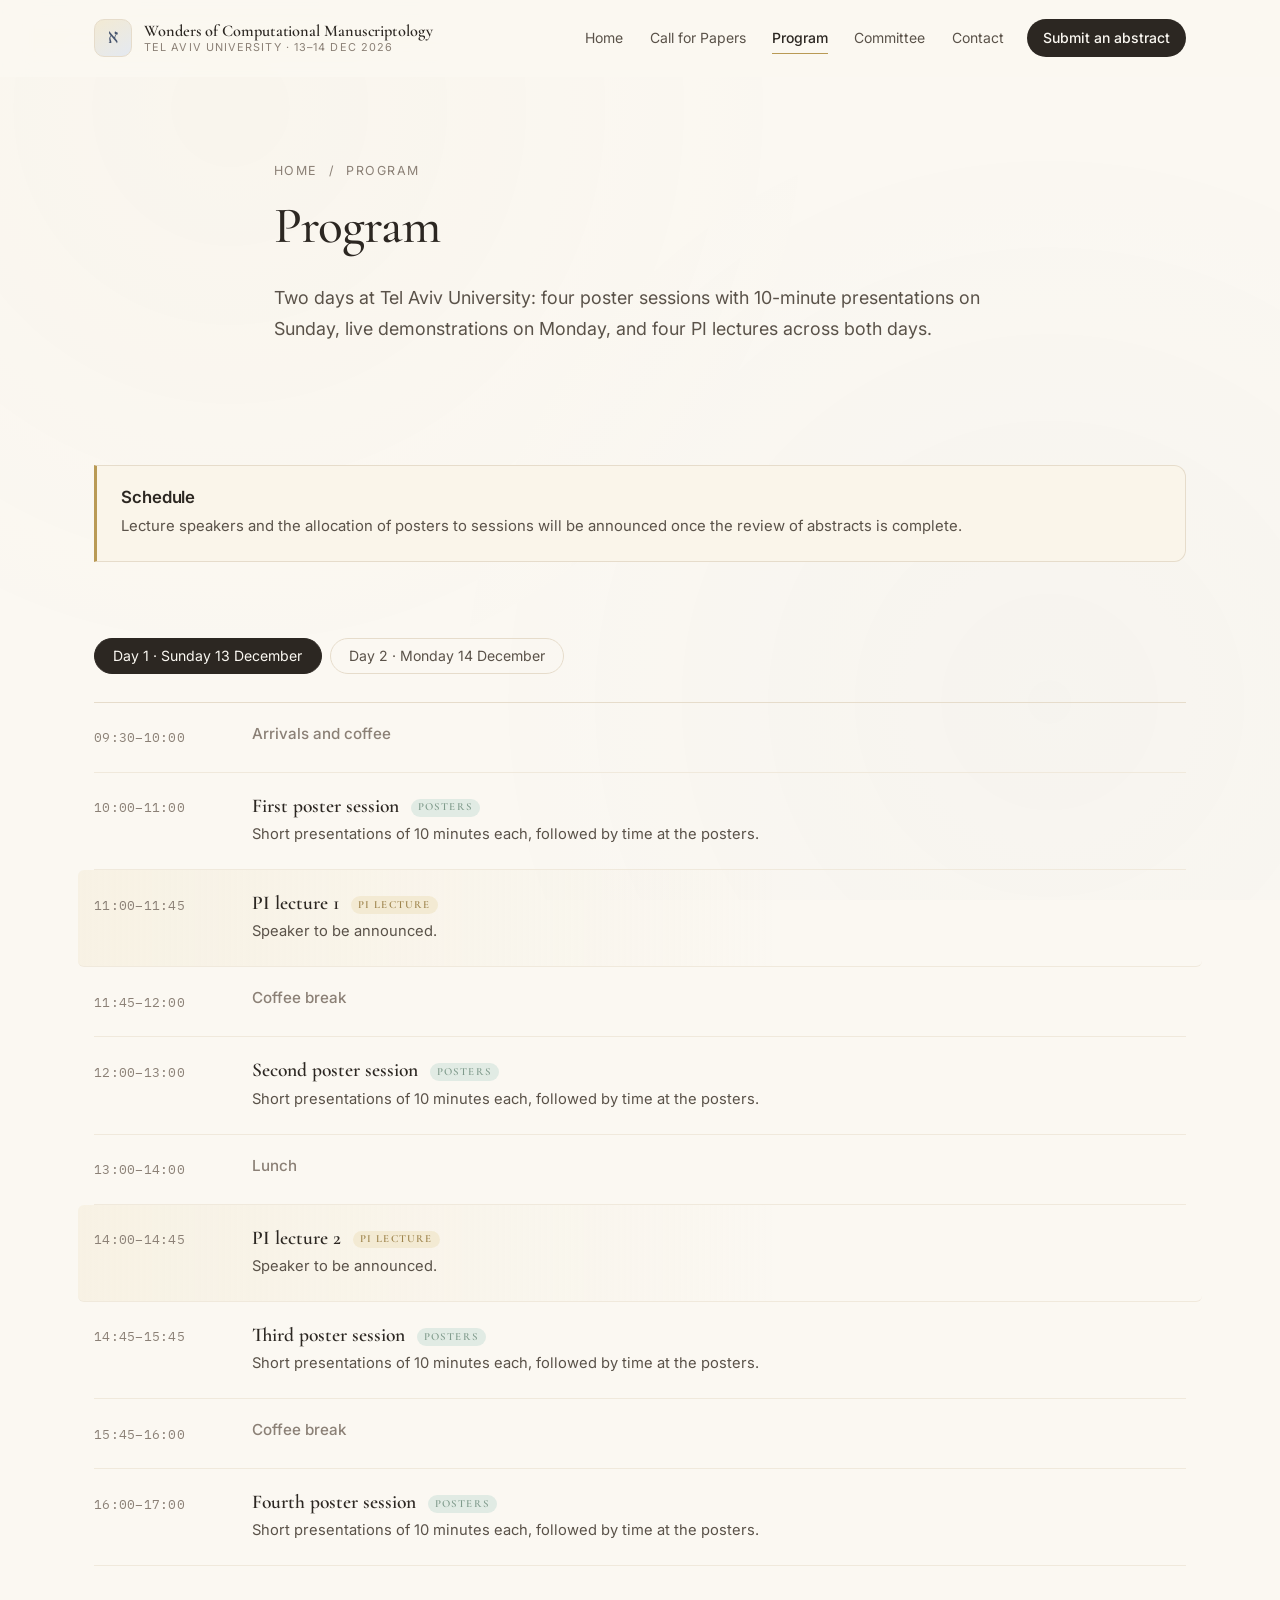
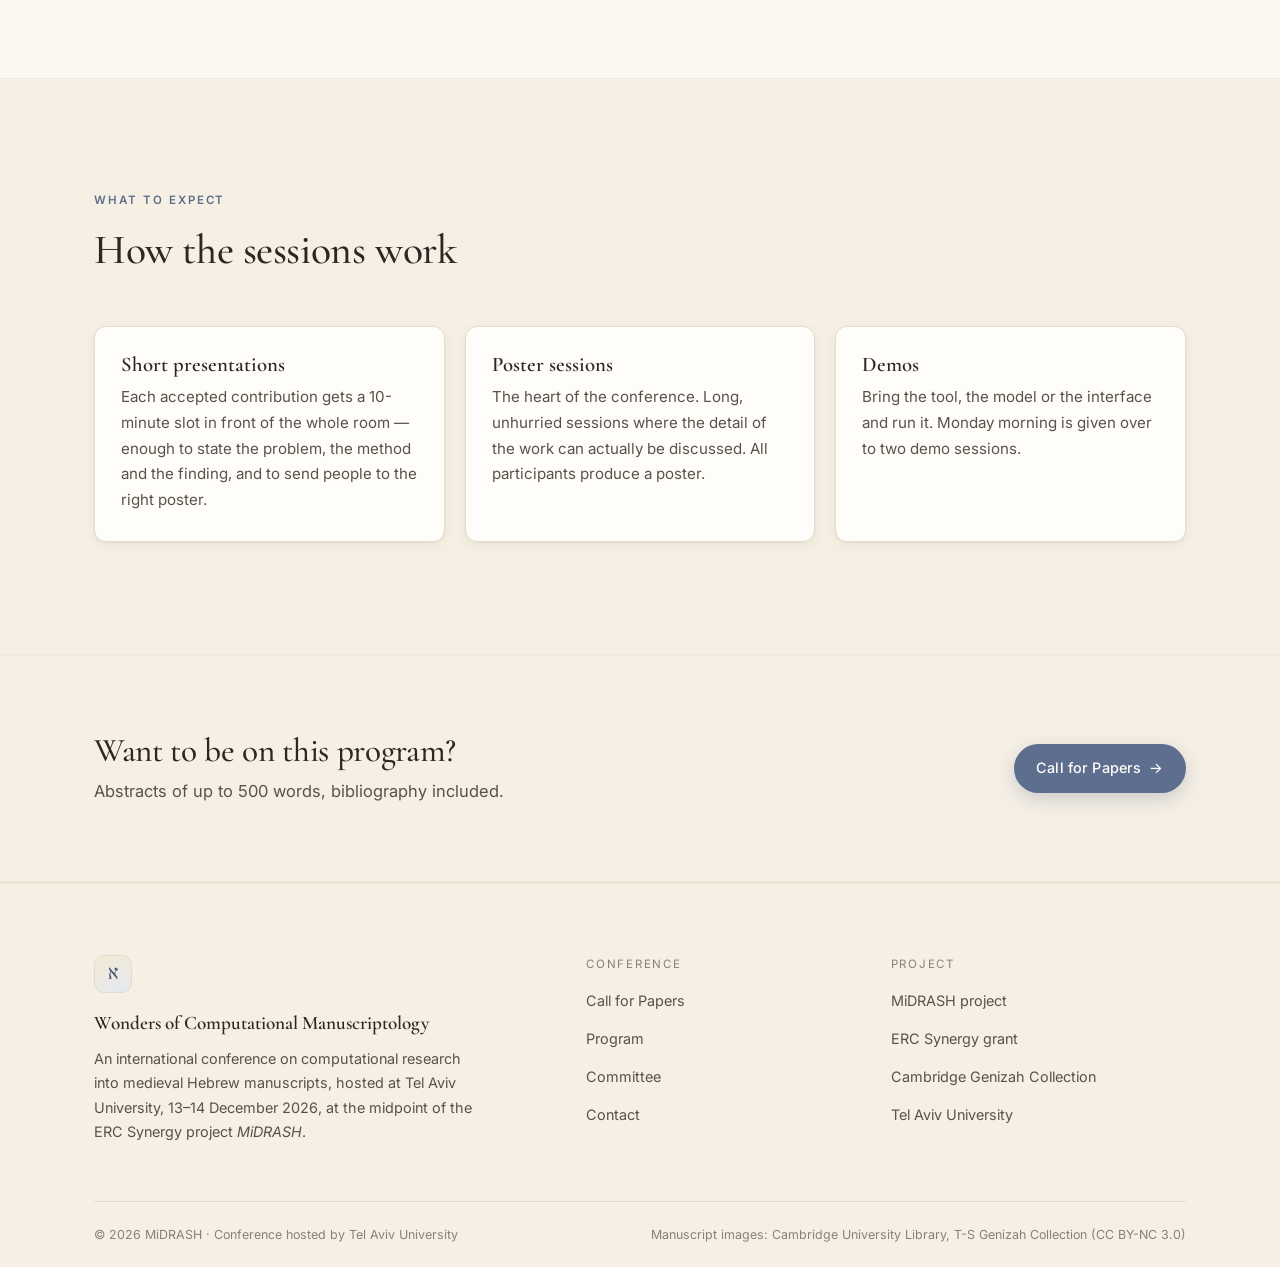
<file: program.html>
<!doctype html>
<html lang="en">
<head>
  <meta charset="utf-8">
  <title>Program &middot; Wonders of Computational Manuscriptology</title>
  <meta name="description" content="Two-day program for Wonders of Computational Manuscriptology, Tel Aviv University, 13-14 December 2026.">
  <meta name="viewport" content="width=device-width, initial-scale=1">
  <link rel="preconnect" href="https://fonts.googleapis.com">
  <link rel="preconnect" href="https://fonts.gstatic.com" crossorigin>
  <link href="https://fonts.googleapis.com/css2?family=Cormorant+Garamond:ital,wght@0,400;0,500;0,600;0,700;1,400;1,500&family=Frank+Ruhl+Libre:wght@400;500&family=IBM+Plex+Mono:wght@400;500&family=Inter:wght@300;400;500;600&display=swap" rel="stylesheet">
  <link rel="stylesheet" href="assets/css/site.css?v=2">
  <script>document.documentElement.classList.add("js");</script>
</head>
<body>
  <a class="skip-link" href="#main">Skip to content</a>

  <header class="site-header">
    <div class="wrap header-inner">
      <a class="brand" href="index.html">
        <span class="brand-mark" aria-hidden="true">&#1488;</span>
        <span class="brand-text">
          <span class="brand-title">Wonders of Computational Manuscriptology</span>
          <span class="brand-sub">Tel Aviv University &middot; 13&ndash;14 Dec 2026</span>
        </span>
      </a>
      <button class="nav-toggle" type="button" aria-expanded="false" aria-controls="site-nav" aria-label="Open menu">
        <span></span><span></span><span></span>
      </button>
      <nav class="site-nav" id="site-nav" aria-label="Main navigation">
        <a href="index.html">Home</a>
        <a href="call-for-papers.html">Call for Papers</a>
        <a href="program.html" class="is-current" aria-current="page">Program</a>
        <a href="committee.html">Committee</a>
        <a href="contact.html">Contact</a>
        <a class="nav-cta" href="https://docs.google.com/forms/d/e/1FAIpQLSerbkKHywke3G68IytDGPFDxD4MnJWykwXjrzCWf99rFg6nKg/viewform" target="_blank" rel="noopener">Submit an abstract</a>
      </nav>
    </div>
  </header>

  <main id="main">
    <section class="page-head">
      <div class="wrap wrap-narrow">
        <p class="breadcrumb"><a href="index.html">Home</a> &nbsp;/&nbsp; Program</p>
        <h1>Program</h1>
        <p class="lede">Two days at Tel Aviv University: four poster sessions with 10-minute presentations on Sunday, live demonstrations on Monday, and four PI lectures across both days.</p>
      </div>
    </section>

    <section class="section section--tight">
      <div class="wrap">
        <div class="callout callout--gold reveal">
          <h4>Schedule</h4>
          <p>Lecture speakers and the allocation of posters to sessions will be announced once the review of abstracts is complete. <!-- TODO: add PI lecture speakers and poster-session allocations. --></p>
        </div>
      </div>
    </section>

    <section class="section" style="padding-top:0">
      <div class="wrap">
        <div class="day-tabs" role="tablist" aria-label="Conference days">
          <button class="day-tab" type="button" role="tab" id="tab-day1" aria-controls="day1" aria-selected="true">Day 1 &middot; Sunday 13 December</button>
          <button class="day-tab" type="button" role="tab" id="tab-day2" aria-controls="day2" aria-selected="false">Day 2 &middot; Monday 14 December</button>
        </div>

        <div class="schedule" id="day1" role="tabpanel" aria-labelledby="tab-day1">
        <div class="slot slot--break">
          <div class="slot-time">09:30&ndash;10:00</div>
          <div>
            <h3 class="slot-title">Arrivals and coffee</h3>
          </div>
        </div>
        <div class="slot ">
          <div class="slot-time">10:00&ndash;11:00</div>
          <div>
            <h3 class="slot-title">First poster session <span class="pill pill--sage">Posters</span></h3>
          <p class="slot-desc">Short presentations of 10 minutes each, followed by time at the posters.</p>
          </div>
        </div>
        <div class="slot slot--keynote">
          <div class="slot-time">11:00&ndash;11:45</div>
          <div>
            <h3 class="slot-title">PI lecture 1 <span class="pill pill--gold">PI lecture</span></h3>
          <p class="slot-desc">Speaker to be announced.</p>
          </div>
        </div>
        <div class="slot slot--break">
          <div class="slot-time">11:45&ndash;12:00</div>
          <div>
            <h3 class="slot-title">Coffee break</h3>
          </div>
        </div>
        <div class="slot ">
          <div class="slot-time">12:00&ndash;13:00</div>
          <div>
            <h3 class="slot-title">Second poster session <span class="pill pill--sage">Posters</span></h3>
          <p class="slot-desc">Short presentations of 10 minutes each, followed by time at the posters.</p>
          </div>
        </div>
        <div class="slot slot--break">
          <div class="slot-time">13:00&ndash;14:00</div>
          <div>
            <h3 class="slot-title">Lunch</h3>
          </div>
        </div>
        <div class="slot slot--keynote">
          <div class="slot-time">14:00&ndash;14:45</div>
          <div>
            <h3 class="slot-title">PI lecture 2 <span class="pill pill--gold">PI lecture</span></h3>
          <p class="slot-desc">Speaker to be announced.</p>
          </div>
        </div>
        <div class="slot ">
          <div class="slot-time">14:45&ndash;15:45</div>
          <div>
            <h3 class="slot-title">Third poster session <span class="pill pill--sage">Posters</span></h3>
          <p class="slot-desc">Short presentations of 10 minutes each, followed by time at the posters.</p>
          </div>
        </div>
        <div class="slot slot--break">
          <div class="slot-time">15:45&ndash;16:00</div>
          <div>
            <h3 class="slot-title">Coffee break</h3>
          </div>
        </div>
        <div class="slot ">
          <div class="slot-time">16:00&ndash;17:00</div>
          <div>
            <h3 class="slot-title">Fourth poster session <span class="pill pill--sage">Posters</span></h3>
          <p class="slot-desc">Short presentations of 10 minutes each, followed by time at the posters.</p>
          </div>
        </div>
        </div>

        <div class="schedule" id="day2" role="tabpanel" aria-labelledby="tab-day2" hidden>
        <div class="slot ">
          <div class="slot-time">09:00&ndash;10:00</div>
          <div>
            <h3 class="slot-title">Demos <span class="pill pill--sage">Demos</span></h3>
          <p class="slot-desc">Live demonstrations of tools, models and interfaces.</p>
          </div>
        </div>
        <div class="slot slot--keynote">
          <div class="slot-time">10:00&ndash;10:45</div>
          <div>
            <h3 class="slot-title">PI lecture 3 <span class="pill pill--gold">PI lecture</span></h3>
          <p class="slot-desc">Speaker to be announced.</p>
          </div>
        </div>
        <div class="slot slot--break">
          <div class="slot-time">10:45&ndash;11:00</div>
          <div>
            <h3 class="slot-title">Coffee break</h3>
          </div>
        </div>
        <div class="slot ">
          <div class="slot-time">11:00&ndash;12:15</div>
          <div>
            <h3 class="slot-title">Demos <span class="pill pill--sage">Demos</span></h3>
          <p class="slot-desc">Live demonstrations continue.</p>
          </div>
        </div>
        <div class="slot slot--keynote">
          <div class="slot-time">12:15&ndash;13:00</div>
          <div>
            <h3 class="slot-title">PI lecture 4 <span class="pill pill--gold">PI lecture</span></h3>
          <p class="slot-desc">Speaker to be announced.</p>
          </div>
        </div>
        <div class="slot slot--break">
          <div class="slot-time">13:00&ndash;14:00</div>
          <div>
            <h3 class="slot-title">Lunch</h3>
          </div>
        </div>
        <div class="slot ">
          <div class="slot-time">14:00&ndash;15:00</div>
          <div>
            <h3 class="slot-title">Concluding remarks</h3>
          <p class="slot-desc">Afterwards, MiDRASH members depart for the project meeting.</p>
          </div>
        </div>
        </div>
      </div>
    </section>

    <section class="section section--tint">
      <div class="wrap">
        <div class="section-head">
          <p class="eyebrow eyebrow--indigo">What to expect</p>
          <h2>How the sessions work</h2>
        </div>
        <div class="grid grid-3">
          <article class="card reveal">
            <h3>Short presentations</h3>
            <p>Each accepted contribution gets a 10-minute slot in front of the whole room &mdash; enough to state the problem, the method and the finding, and to send people to the right poster.</p>
          </article>
          <article class="card reveal" data-delay="80">
            <h3>Poster sessions</h3>
            <p>The heart of the conference. Long, unhurried sessions where the detail of the work can actually be discussed. All participants produce a poster.</p>
          </article>
          <article class="card reveal" data-delay="160">
            <h3>Demos</h3>
            <p>Bring the tool, the model or the interface and run it. Monday morning is given over to two demo sessions.</p>
          </article>
        </div>
      </div>
    </section>

    <section class="section section--tight cta-band">
      <div class="wrap">
        <div class="cta-inner reveal">
          <div>
            <h2 style="font-size:clamp(1.6rem,2.6vw,2.1rem)">Want to be on this program?</h2>
            <p>Abstracts of up to 500 words, bibliography included.</p>
          </div>
          <div class="btn-row">
            <a class="btn btn-primary" href="call-for-papers.html#submit">Call for Papers <span class="arrow" aria-hidden="true">&rarr;</span></a>
          </div>
        </div>
      </div>
    </section>
  </main>

  <footer class="site-footer">
    <div class="wrap">
      <div class="footer-grid">
        <div class="footer-brand">
          <span class="brand-mark" aria-hidden="true">&#1488;</span>
          <p class="footer-title">Wonders of Computational Manuscriptology</p>
          <p class="footer-blurb">An international conference on computational research into medieval Hebrew manuscripts, hosted at Tel&nbsp;Aviv University, 13&ndash;14&nbsp;December&nbsp;2026, at the midpoint of the ERC Synergy project <em>MiDRASH</em>.</p>
        </div>
        <div>
          <p class="footer-h">Conference</p>
          <ul class="footer-links">
            <li><a href="call-for-papers.html">Call for Papers</a></li>
            <li><a href="program.html">Program</a></li>
            <li><a href="committee.html">Committee</a></li>
            <li><a href="contact.html">Contact</a></li>
          </ul>
        </div>
        <div>
          <p class="footer-h">Project</p>
          <ul class="footer-links">
            <li><a href="https://www.midrash.eu/" rel="noopener">MiDRASH project</a></li>
            <li><a href="https://www.ephe.psl.eu/erc-synergy-midrash-cest-parti" rel="noopener">ERC Synergy grant</a></li>
            <li><a href="https://cudl.lib.cam.ac.uk/collections/genizah/1" rel="noopener">Cambridge Genizah Collection</a></li>
            <li><a href="https://www.tau.ac.il/" rel="noopener">Tel Aviv University</a></li>
          </ul>
        </div>
      </div>
      <div class="footer-bottom">
        <span>&copy; 2026 MiDRASH &middot; Conference hosted by Tel Aviv University</span>
        <span>Manuscript images: Cambridge University Library, T-S Genizah Collection (CC&nbsp;BY-NC&nbsp;3.0)</span>
      </div>
    </div>
  </footer>

  <script src="assets/js/site.js" defer></script>
</body>
</html>
</file>
<file: assets/css/site.css>
/* ============================================================
   Wonders of Computational Manuscriptology — Tel Aviv University
   Design system
   ============================================================ */

/* ---------- Tokens ---------- */
:root {
  /* Parchment & ink */
  --parchment:    #FBF8F2;
  --parchment-2:  #F5EFE4;
  --parchment-3:  #EFE7D8;
  --surface:      #FFFDF9;
  --ink:          #2C2722;
  --ink-2:        #5A5249;
  --ink-3:        #8B8076;
  --rule:         #E6DCCB;
  --rule-soft:    #F0E9DC;

  /* Pastel accents */
  --indigo:       #5D6E8E;
  --indigo-deep:  #46546E;
  --indigo-tint:  #E4E9F1;
  --rose:         #BE8A79;
  --rose-tint:    #F5E5DD;
  --sage:         #7F9A8B;
  --sage-tint:    #E1EBE4;
  --gold:         #B99A55;
  --gold-tint:    #F3EAD3;
  --plum:         #90869F;
  --plum-tint:    #ECE7F1;

  /* Type */
  --display: "Cormorant Garamond", "Iowan Old Style", Georgia, serif;
  --sans: "Inter", -apple-system, BlinkMacSystemFont, "Segoe UI", sans-serif;
  --hebrew: "Frank Ruhl Libre", "Times New Roman", serif;
  --mono: "IBM Plex Mono", ui-monospace, SFMono-Regular, Menlo, monospace;

  /* Space & shape */
  --wrap: 1140px;
  --r-sm: 6px;
  --r: 12px;
  --r-lg: 20px;
  --shadow-sm: 0 1px 2px rgba(44,39,34,.05), 0 4px 14px rgba(44,39,34,.05);
  --shadow: 0 2px 4px rgba(44,39,34,.04), 0 14px 40px rgba(44,39,34,.08);
  --ease: cubic-bezier(.22,.61,.36,1);
}

@media (prefers-color-scheme: dark) {
  :root:not([data-theme="light"]) {
    --parchment:   #1B1815;
    --parchment-2: #221E1A;
    --parchment-3: #2A251F;
    --surface:     #232019;
    --ink:         #EDE5D8;
    --ink-2:       #BCB1A2;
    --ink-3:       #8E8478;
    --rule:        #3A342C;
    --rule-soft:   #2E2922;
    --indigo:      #9CB0D0;
    --indigo-deep: #B6C6DE;
    --indigo-tint: #262C38;
    --rose:        #D6A493;
    --rose-tint:   #362B26;
    --sage:        #9CB9A8;
    --sage-tint:   #26302A;
    --gold:        #D6B978;
    --gold-tint:   #352E1E;
    --plum:        #B3A8C2;
    --plum-tint:   #2C2733;
    --shadow-sm: 0 1px 2px rgba(0,0,0,.3), 0 4px 14px rgba(0,0,0,.25);
    --shadow: 0 2px 4px rgba(0,0,0,.3), 0 14px 40px rgba(0,0,0,.35);
  }
}

/* ---------- Base ---------- */
*, *::before, *::after { box-sizing: border-box; }

html { -webkit-text-size-adjust: 100%; scroll-behavior: smooth; }
@media (prefers-reduced-motion: reduce) { html { scroll-behavior: auto; } }

body {
  margin: 0;
  background: var(--parchment);
  color: var(--ink);
  font-family: var(--sans);
  font-size: 16.5px;
  line-height: 1.7;
  font-weight: 400;
  -webkit-font-smoothing: antialiased;
  text-rendering: optimizeLegibility;
  overflow-x: hidden;
}

/* Faint parchment grain over the whole page */
body::before {
  content: "";
  position: fixed;
  inset: 0;
  pointer-events: none;
  z-index: 0;
  opacity: .5;
  background-image:
    radial-gradient(circle at 18% 12%, rgba(185,154,85,.06), transparent 45%),
    radial-gradient(circle at 82% 78%, rgba(93,110,142,.055), transparent 48%);
}
body > * { position: relative; z-index: 1; }

img { max-width: 100%; height: auto; display: block; }

a { color: var(--indigo-deep); text-decoration-color: color-mix(in srgb, var(--indigo) 35%, transparent); text-underline-offset: 3px; }
a:hover { text-decoration-color: currentColor; }

::selection { background: var(--gold-tint); color: var(--ink); }

:focus-visible { outline: 2px solid var(--indigo); outline-offset: 3px; border-radius: 3px; }

.wrap { width: 100%; max-width: var(--wrap); margin-inline: auto; padding-inline: 24px; }
.wrap-narrow { max-width: 780px; }

.skip-link {
  position: absolute; left: -9999px; top: 0;
  background: var(--ink); color: var(--parchment);
  padding: 10px 16px; border-radius: 0 0 var(--r-sm) 0; z-index: 100;
}
.skip-link:focus { left: 0; }

/* ---------- Typography ---------- */
h1, h2, h3, h4 { font-family: var(--display); font-weight: 600; line-height: 1.15; letter-spacing: -0.01em; color: var(--ink); margin: 0 0 .5em; }
h1 { font-size: clamp(2.4rem, 5.2vw, 4rem); font-weight: 500; letter-spacing: -0.02em; }
h2 { font-size: clamp(1.85rem, 3.4vw, 2.6rem); font-weight: 500; }
h3 { font-size: 1.3rem; letter-spacing: 0; }
h4 { font-size: 1.05rem; font-family: var(--sans); font-weight: 600; letter-spacing: -0.005em; }
p { margin: 0 0 1.1em; }
p:last-child { margin-bottom: 0; }

.eyebrow {
  font-family: var(--sans);
  font-size: .72rem;
  font-weight: 600;
  letter-spacing: .17em;
  text-transform: uppercase;
  color: var(--ink-3);
  margin: 0 0 1rem;
}
.eyebrow--indigo { color: var(--indigo); }

.lede { font-size: 1.12rem; color: var(--ink-2); line-height: 1.75; max-width: 68ch; }
.muted { color: var(--ink-3); }
.he { font-family: var(--hebrew); direction: rtl; unicode-bidi: isolate; }
.small { font-size: .875rem; }
.caption { font-size: .8rem; color: var(--ink-3); line-height: 1.6; }

/* ---------- Ornamental rule ---------- */
.ornament {
  display: flex; align-items: center; gap: 14px;
  color: var(--gold); margin: 0 0 1.6rem;
}
.ornament::before, .ornament::after { content: ""; height: 1px; background: var(--rule); flex: 1; }
.ornament span { font-size: .9rem; letter-spacing: .3em; opacity: .8; }
.ornament--left::before { display: none; }

/* ---------- Buttons ---------- */
.btn {
  display: inline-flex; align-items: center; gap: .55em;
  font-family: var(--sans); font-size: .9rem; font-weight: 500; letter-spacing: .01em;
  padding: .78em 1.5em; border-radius: 999px; border: 1px solid transparent;
  text-decoration: none; cursor: pointer; white-space: nowrap;
  transition: transform .25s var(--ease), background-color .25s var(--ease), border-color .25s var(--ease), box-shadow .25s var(--ease), color .25s var(--ease);
}
.btn:hover { transform: translateY(-2px); }
.btn:active { transform: translateY(0); }
.btn-primary { background: var(--indigo); color: #FFFDF9; box-shadow: 0 6px 18px color-mix(in srgb, var(--indigo) 26%, transparent); }
.btn-primary:hover { background: var(--indigo-deep); box-shadow: 0 10px 26px color-mix(in srgb, var(--indigo) 32%, transparent); }
.btn-ghost { border-color: var(--rule); color: var(--ink); background: transparent; }
.btn-ghost:hover { border-color: var(--indigo); color: var(--indigo-deep); background: color-mix(in srgb, var(--indigo-tint) 60%, transparent); }
.btn .arrow { transition: transform .25s var(--ease); }
.btn:hover .arrow { transform: translateX(3px); }
.btn-row { display: flex; flex-wrap: wrap; gap: 12px; }

/* ---------- Header ---------- */
.site-header {
  position: sticky; top: 0; z-index: 50;
  background: var(--parchment);
  background: color-mix(in srgb, var(--parchment) 86%, transparent);
  backdrop-filter: saturate(1.4) blur(14px);
  -webkit-backdrop-filter: saturate(1.4) blur(14px);
  border-bottom: 1px solid transparent;
  transition: border-color .3s var(--ease), background-color .3s var(--ease);
}
.site-header.is-stuck { border-bottom-color: var(--rule); }

.header-inner { display: flex; align-items: center; gap: 20px; min-height: 76px; }

.brand { display: flex; align-items: center; gap: 12px; text-decoration: none; color: inherit; margin-right: auto; }
.brand-mark {
  flex: none;
  width: 38px; height: 38px; border-radius: 10px;
  display: grid; place-items: center;
  background: linear-gradient(150deg, var(--gold-tint), var(--indigo-tint));
  border: 1px solid var(--rule);
  font-family: var(--hebrew); font-size: 1.25rem; color: var(--indigo-deep);
  line-height: 1; padding-bottom: 2px;
  transition: transform .4s var(--ease);
}
.brand:hover .brand-mark { transform: rotate(-6deg); }
.brand-text { display: flex; flex-direction: column; line-height: 1.25; }
.brand-title { font-family: var(--display); font-size: 1.02rem; font-weight: 600; letter-spacing: -0.005em; }
.brand-sub { font-size: .68rem; letter-spacing: .1em; text-transform: uppercase; color: var(--ink-3); }

.site-nav { display: flex; align-items: center; gap: 4px; }
.site-nav a {
  position: relative; font-size: .875rem; color: var(--ink-2); text-decoration: none;
  padding: .5em .8em; border-radius: var(--r-sm); transition: color .2s var(--ease);
}
.site-nav a::after {
  content: ""; position: absolute; left: .8em; right: .8em; bottom: .18em; height: 1px;
  background: var(--indigo); transform: scaleX(0); transform-origin: right;
  transition: transform .3s var(--ease);
}
.site-nav a:hover { color: var(--ink); }
.site-nav a:hover::after { transform: scaleX(1); transform-origin: left; }
.site-nav a.is-current { color: var(--ink); font-weight: 500; }
.site-nav a.is-current::after { transform: scaleX(1); background: var(--gold); }
.site-nav .nav-cta {
  margin-left: 8px; background: var(--ink); color: var(--parchment);
  border-radius: 999px; padding: .5em 1.15em; font-weight: 500;
}
.site-nav .nav-cta::after { display: none; }
.site-nav .nav-cta:hover { background: var(--indigo-deep); color: #FFFDF9; }

.nav-toggle {
  display: none; width: 42px; height: 42px; border: 1px solid var(--rule);
  border-radius: 10px; background: transparent; cursor: pointer;
  padding: 0; place-items: center; gap: 4px;
}
.nav-toggle span { display: block; width: 17px; height: 1.5px; background: var(--ink); border-radius: 2px; transition: transform .3s var(--ease), opacity .2s var(--ease); }
.nav-toggle[aria-expanded="true"] span:nth-child(1) { transform: translateY(5.5px) rotate(45deg); }
.nav-toggle[aria-expanded="true"] span:nth-child(2) { opacity: 0; }
.nav-toggle[aria-expanded="true"] span:nth-child(3) { transform: translateY(-5.5px) rotate(-45deg); }

@media (max-width: 920px) {
  .brand-title { font-size: .95rem; max-width: 15ch; }
  .nav-toggle { display: grid; }
  .site-nav {
    position: absolute; top: 100%; left: 0; right: 0;
    flex-direction: column; align-items: stretch; gap: 0;
    background: var(--parchment); border-bottom: 1px solid var(--rule);
    padding: 8px 24px 20px;
    box-shadow: var(--shadow);
    display: none;
  }
  .site-nav.is-open { display: flex; }
  .site-nav a { padding: .85em .2em; border-bottom: 1px solid var(--rule-soft); font-size: 1rem; }
  .site-nav a::after { display: none; }
  .site-nav .nav-cta { margin: 14px 0 0; text-align: center; justify-content: center; border-bottom: 0; }
}

/* ---------- Sections ---------- */
.section { padding-block: clamp(64px, 9vw, 112px); }
.section--tight { padding-block: clamp(48px, 6vw, 76px); }
.section--tint { background: var(--parchment-2); border-block: 1px solid var(--rule-soft); }
.section-head { max-width: 70ch; margin-bottom: clamp(32px, 4vw, 52px); }
.section-head.center { margin-inline: auto; text-align: center; }
.section-head.center .ornament { justify-content: center; }

/* ---------- Hero ---------- */
.hero { position: relative; padding-block: clamp(56px, 8vw, 104px) clamp(40px, 5vw, 64px); overflow: hidden; }
.hero-inner { max-width: 900px; }
.hero-meta {
  display: flex; flex-wrap: wrap; align-items: center; gap: 10px 18px;
  font-size: .78rem; letter-spacing: .13em; text-transform: uppercase;
  color: var(--ink-3); margin-bottom: 1.6rem;
}
.hero-meta .dot { width: 4px; height: 4px; border-radius: 50%; background: var(--gold); }
.hero h1 { margin-bottom: .35em; }
.hero h1 .accent { color: var(--indigo); font-style: italic; }
.hero-sub { font-size: clamp(1.05rem, 1.7vw, 1.25rem); color: var(--ink-2); max-width: 60ch; margin-bottom: 2rem; line-height: 1.65; }
.hero .btn-row { margin-bottom: 2.2rem; }

.hero-tags { display: flex; flex-wrap: wrap; gap: 8px; }
.tag {
  font-size: .74rem; letter-spacing: .04em; padding: .38em .85em; border-radius: 999px;
  background: var(--surface); border: 1px solid var(--rule); color: var(--ink-2);
}

/* Manuscript band under the hero */
.hero-band {
  position: relative; margin-top: clamp(36px, 5vw, 56px); margin-inline: auto;
  border-radius: var(--r-lg); overflow: hidden;
  border: 1px solid var(--rule);
  box-shadow: var(--shadow);
  aspect-ratio: 1002 / 466;
  max-width: 900px;
  background: var(--parchment-3);
}
.hero-band img { display: block; width: 100%; height: 100%; object-fit: cover; }
@media (prefers-color-scheme: dark) {
  :root:not([data-theme="light"]) .hero-band img { filter: brightness(.85); }
}
.hero-band-credit {
  position: absolute; right: 12px; bottom: 10px; z-index: 2;
  font-size: .66rem; letter-spacing: .04em; color: var(--ink-3);
  background: var(--parchment);
  background: color-mix(in srgb, var(--parchment) 78%, transparent);
  backdrop-filter: blur(6px);
  padding: .3em .7em; border-radius: 999px; border: 1px solid var(--rule-soft);
  text-decoration: none;
}
.hero-band-credit:hover { color: var(--ink); }

/* ---------- Page header (interior pages) ---------- */
.page-head { padding-block: clamp(48px, 6.5vw, 86px) clamp(28px, 3.5vw, 44px); }
.page-head h1 { font-size: clamp(2.1rem, 4.2vw, 3.2rem); }
.page-head .lede { margin-top: .4em; }
.breadcrumb { font-size: .78rem; letter-spacing: .12em; text-transform: uppercase; color: var(--ink-3); margin-bottom: 1rem; }
.breadcrumb a { color: inherit; text-decoration: none; }
.breadcrumb a:hover { color: var(--ink); }

/* ---------- Cards & grids ---------- */
.grid { display: grid; gap: 20px; }
.grid-2 { grid-template-columns: repeat(auto-fit, minmax(280px, 1fr)); }
.grid-3 { grid-template-columns: repeat(auto-fit, minmax(310px, 1fr)); }
.grid-4 { grid-template-columns: repeat(auto-fit, minmax(210px, 1fr)); }
/* Always two columns on wider screens, so four cards sit as an even 2x2. */
.grid-2x2 { grid-template-columns: 1fr; }
@media (min-width: 720px) { .grid-2x2 { grid-template-columns: repeat(2, 1fr); } }

.card {
  background: var(--surface);
  border: 1px solid var(--rule);
  border-radius: var(--r);
  padding: 26px 26px 28px;
  box-shadow: var(--shadow-sm);
  transition: transform .35s var(--ease), box-shadow .35s var(--ease), border-color .35s var(--ease);
}
.card h3 { margin-bottom: .35em; }
.card p { color: var(--ink-2); font-size: .945rem; }
.card--hover:hover { transform: translateY(-4px); box-shadow: var(--shadow); border-color: color-mix(in srgb, var(--indigo) 26%, var(--rule)); }

.card-icon {
  width: 40px; height: 40px; border-radius: 11px; display: grid; place-items: center;
  margin-bottom: 16px; border: 1px solid var(--rule-soft);
}
.card-icon svg { width: 20px; height: 20px; }
.i-indigo { background: var(--indigo-tint); color: var(--indigo-deep); }
.i-rose   { background: var(--rose-tint);   color: var(--rose); }
.i-sage   { background: var(--sage-tint);   color: var(--sage); }
.i-gold   { background: var(--gold-tint);   color: var(--gold); }
.i-plum   { background: var(--plum-tint);   color: var(--plum); }

/* ---------- Key dates ---------- */
.dates { display: grid; gap: 1px; background: var(--rule); border: 1px solid var(--rule); border-radius: var(--r); overflow: hidden; grid-template-columns: repeat(auto-fit, minmax(215px, 1fr)); }
.date-cell { background: var(--surface); padding: 26px 24px; transition: background-color .3s var(--ease); }
.date-cell:hover { background: var(--parchment-2); }
.date-cell .date-label { font-size: .7rem; letter-spacing: .15em; text-transform: uppercase; color: var(--ink-3); margin-bottom: 10px; }
.date-cell .date-value { font-family: var(--display); font-size: 1.55rem; font-weight: 500; line-height: 1.2; color: var(--ink); }
.date-cell .date-note { font-size: .82rem; color: var(--ink-3); margin-top: 8px; }
.date-cell.is-highlight { background: var(--gold-tint); background: color-mix(in srgb, var(--gold-tint) 55%, var(--surface)); }
.date-cell.is-highlight .date-value { color: var(--indigo-deep); }

.tba {
  display: inline-flex; align-items: center; gap: .45em;
  font-family: var(--sans); font-size: .78rem; font-weight: 500; letter-spacing: .08em; text-transform: uppercase;
  color: var(--rose); background: var(--rose-tint); border-radius: 999px; padding: .3em .8em;
  vertical-align: middle;
}
.tba::before { content: ""; width: 5px; height: 5px; border-radius: 50%; background: currentColor; opacity: .7; }

/* ---------- Split (image + text) ---------- */
.split { display: grid; gap: clamp(28px, 5vw, 60px); align-items: center; grid-template-columns: 1fr; }
@media (min-width: 860px) { .split { grid-template-columns: 1fr 1fr; } .split--wide-text { grid-template-columns: 1.15fr .85fr; } }
.split-figure { margin: 0; }
.split-figure img {
  width: 100%; border-radius: var(--r); border: 1px solid var(--rule);
  box-shadow: var(--shadow);
  filter: sepia(.14) saturate(.82) contrast(1.01);
}
.split-figure figcaption { font-size: .78rem; color: var(--ink-3); margin-top: 12px; line-height: 1.55; }

/* ---------- Pull quote ---------- */
.pullquote {
  border-left: 2px solid var(--gold); padding: 4px 0 4px 24px; margin: 2rem 0;
  font-family: var(--display); font-size: 1.35rem; font-style: italic; line-height: 1.5; color: var(--ink-2);
}

/* ---------- Feature list ---------- */
.checklist { list-style: none; padding: 0; margin: 0; display: grid; gap: 14px; }
.checklist li { display: flex; gap: 12px; align-items: flex-start; color: var(--ink-2); font-size: .96rem; line-height: 1.6; }
.checklist li::before {
  content: ""; flex: none; width: 7px; height: 7px; margin-top: .55em; border-radius: 2px;
  background: var(--sage); transform: rotate(45deg);
}
.checklist.numbered { counter-reset: step; }
.checklist.numbered li::before {
  counter-increment: step; content: counter(step); transform: none; background: var(--indigo-tint);
  color: var(--indigo-deep); width: 24px; height: 24px; border-radius: 50%; margin-top: .05em;
  display: grid; place-items: center; font-size: .74rem; font-weight: 600; font-family: var(--sans);
}

/* ---------- OCR demo ---------- */
.ocr { position: relative; }
.ocr-stage {
  display: grid; gap: 20px; grid-template-columns: 1fr;
  align-items: stretch;
}
@media (min-width: 900px) { .ocr-stage { grid-template-columns: 1.5fr 1fr; } }

.ocr-page {
  position: relative; overflow: visible;
  filter: drop-shadow(0 10px 22px rgba(20,12,4,.35));
  /* The SVG draws its own torn, darkened parchment, so the box stays bare
     and the drop-shadow follows the irregular edge. */
  background: none;
  display: flex; align-items: center;
}
.ocr-page svg { display: block; width: 100%; height: auto; }

.ocr-panel {
  background: var(--surface); border: 1px solid var(--rule); border-radius: var(--r);
  padding: 22px; display: flex; flex-direction: column; gap: 16px;
  box-shadow: var(--shadow-sm);
}
.ocr-panel-head {
  display: flex; align-items: center; gap: 8px;
  font-family: var(--mono); font-size: .7rem; letter-spacing: .12em; text-transform: uppercase; color: var(--ink-3);
  padding-bottom: 12px; border-bottom: 1px solid var(--rule-soft);
}
.ocr-panel-head .live-dot { width: 6px; height: 6px; border-radius: 50%; background: var(--sage); animation: pulse 2s ease-in-out infinite; }
@keyframes pulse { 0%,100% { opacity: 1; } 50% { opacity: .3; } }

.ocr-out {
  font-family: var(--hebrew); direction: rtl; text-align: right;
  font-size: 1.32rem; line-height: 1.85; color: var(--ink); margin: 0; min-height: 3.4em;
}
.ocr-out .w { opacity: 0; transition: opacity .35s var(--ease); }
.ocr-out .w.on { opacity: 1; }
.ocr-translit {
  font-family: var(--mono); font-size: .78rem; line-height: 1.7; color: var(--ink-3);
  margin: 0; min-height: 2.6em; word-break: break-word;
}
.ocr-meter { height: 4px; border-radius: 999px; background: var(--rule-soft); overflow: hidden; }
.ocr-meter span { display: block; height: 100%; width: 0%; border-radius: 999px; background: linear-gradient(90deg, var(--sage), var(--indigo)); transition: width .4s var(--ease); }
.ocr-stats { display: flex; justify-content: space-between; gap: 12px; font-family: var(--mono); font-size: .72rem; color: var(--ink-3); }
.ocr-stats b { color: var(--ink-2); font-weight: 500; }

.ocr-steps { display: flex; flex-wrap: wrap; gap: 6px; }
.ocr-step {
  font-family: var(--mono); font-size: .66rem; letter-spacing: .06em; text-transform: uppercase;
  padding: .35em .7em; border-radius: 999px; border: 1px solid var(--rule); color: var(--ink-3);
  transition: all .3s var(--ease);
}
.ocr-step.on { border-color: transparent; background: var(--indigo-tint); color: var(--indigo-deep); }
.ocr-step.done { border-color: transparent; background: var(--sage-tint); color: var(--sage); }

/* ---------- Program timeline ---------- */
.day-tabs { display: flex; gap: 8px; margin-bottom: 28px; flex-wrap: wrap; }
.day-tab {
  font-family: var(--sans); font-size: .88rem; padding: .6em 1.3em; border-radius: 999px;
  border: 1px solid var(--rule); background: transparent; color: var(--ink-2); cursor: pointer;
  transition: all .25s var(--ease);
}
.day-tab:hover { border-color: var(--indigo); color: var(--indigo-deep); }
.day-tab[aria-selected="true"] { background: var(--ink); border-color: var(--ink); color: var(--parchment); }

.schedule { border-top: 1px solid var(--rule); }
.slot {
  display: grid; gap: 4px 28px; grid-template-columns: 1fr;
  padding: 22px 0; border-bottom: 1px solid var(--rule-soft);
}
@media (min-width: 720px) { .slot { grid-template-columns: 130px 1fr; } }
.slot-time { font-family: var(--mono); font-size: .82rem; color: var(--ink-3); padding-top: .2em; letter-spacing: .02em; }
.slot-title { font-family: var(--display); font-size: 1.22rem; font-weight: 600; margin: 0 0 .25em; }
.slot-desc { font-size: .92rem; color: var(--ink-2); margin: 0; }
.slot--break .slot-title { font-family: var(--sans); font-size: .95rem; font-weight: 500; color: var(--ink-3); }
.slot--keynote { background: linear-gradient(90deg, color-mix(in srgb, var(--gold-tint) 45%, transparent), transparent 62%); border-radius: var(--r-sm); padding-inline: 16px; margin-inline: -16px; }
.pill {
  display: inline-block; font-size: .68rem; letter-spacing: .1em; text-transform: uppercase;
  padding: .25em .7em; border-radius: 999px; margin-left: .6em; vertical-align: .12em;
  background: var(--indigo-tint); color: var(--indigo-deep);
}
.pill--gold { background: var(--gold-tint); color: color-mix(in srgb, var(--gold) 80%, var(--ink)); }
.pill--sage { background: var(--sage-tint); color: var(--sage); }

/* ---------- People ---------- */
.person {
  background: var(--surface); border: 1px solid var(--rule); border-radius: var(--r);
  padding: 24px; display: flex; gap: 16px; align-items: flex-start;
  transition: transform .35s var(--ease), box-shadow .35s var(--ease);
}
.person:hover { transform: translateY(-3px); box-shadow: var(--shadow); }
.person-avatar {
  flex: none; width: 46px; height: 46px; border-radius: 50%;
  display: grid; place-items: center; font-family: var(--display); font-size: 1.05rem; font-weight: 600;
  background: var(--indigo-tint); color: var(--indigo-deep); border: 1px solid var(--rule-soft);
}
.person:nth-child(3n+2) .person-avatar { background: var(--rose-tint); color: var(--rose); }
.person:nth-child(3n+3) .person-avatar { background: var(--sage-tint); color: var(--sage); }
.person-name { font-family: var(--display); font-size: 1.13rem; font-weight: 600; margin: 0 0 .15em; }
.person-role { font-size: .82rem; color: var(--indigo); margin: 0 0 .3em; letter-spacing: .01em; }
.person-affil { font-size: .85rem; color: var(--ink-3); margin: 0; line-height: 1.5; }

@keyframes fade-in { from { opacity: 0; transform: translateY(-4px); } to { opacity: 1; transform: none; } }

/* ---------- Callout ---------- */
.callout {
  border: 1px solid var(--rule); border-left: 3px solid var(--indigo);
  background: var(--indigo-tint);
  background: color-mix(in srgb, var(--indigo-tint) 40%, var(--surface));
  border-radius: 0 var(--r) var(--r) 0; padding: 22px 24px;
}
.callout h4 { margin-bottom: .4em; }
.callout p { font-size: .93rem; color: var(--ink-2); }
.callout--gold { border-left-color: var(--gold); background: var(--gold-tint); background: color-mix(in srgb, var(--gold-tint) 40%, var(--surface)); }
.callout--sage { border-left-color: var(--sage); background: var(--sage-tint); background: color-mix(in srgb, var(--sage-tint) 40%, var(--surface)); }

/* ---------- CTA band ---------- */
.cta-band { background: var(--parchment-2); border-block: 1px solid var(--rule-soft); }
.cta-inner { display: flex; flex-wrap: wrap; align-items: center; justify-content: space-between; gap: 24px; }
.cta-inner h2 { margin: 0; }
.cta-inner p { color: var(--ink-2); margin: .4em 0 0; }

/* ---------- Partners ---------- */
.partners { display: flex; flex-wrap: wrap; gap: 14px; }
.partner {
  flex: 1 1 210px; background: var(--surface); border: 1px solid var(--rule); border-radius: var(--r);
  padding: 20px 22px; text-decoration: none; color: inherit;
  transition: transform .3s var(--ease), border-color .3s var(--ease);
}
.partner:hover { transform: translateY(-3px); border-color: var(--indigo); }
.partner-name { font-family: var(--display); font-size: 1.05rem; font-weight: 600; display: block; margin-bottom: .2em; }
.partner-desc { font-size: .8rem; color: var(--ink-3); line-height: 1.5; }

.logos { display: flex; flex-direction: column; align-items: center; gap: 14px; }
.logo-row { display: flex; justify-content: center; gap: 14px; width: 100%; }
.logo-tile {
  display: flex; align-items: center; justify-content: center; flex: 0 1 140px; min-width: 0; aspect-ratio: 1; padding: 12px;
  background: #fff; border: 1px solid var(--rule); border-radius: var(--r);
  transition: transform .3s var(--ease), border-color .3s var(--ease);
}
.logo-tile:hover { transform: translateY(-3px); border-color: var(--indigo); }
.logo-tile img { max-width: 100%; max-height: 100%; width: auto; height: auto; object-fit: contain; }
@media (max-width: 520px) { .logos, .logo-row { gap: 8px; } .logo-tile { padding: 6px; } }

/* ---------- Contact ---------- */
.contact-line { display: flex; gap: 14px; align-items: flex-start; padding: 18px 0; border-bottom: 1px solid var(--rule-soft); }
.contact-line:last-child { border-bottom: 0; }
.contact-key { flex: none; width: 120px; font-size: .78rem; letter-spacing: .12em; text-transform: uppercase; color: var(--ink-3); padding-top: .25em; }
.contact-val { font-size: .98rem; }

/* ---------- Footer ---------- */
.site-footer { background: var(--parchment-2); border-top: 1px solid var(--rule); padding-block: clamp(48px, 6vw, 72px) 0; margin-top: 0; }
.footer-grid { display: grid; gap: 36px; grid-template-columns: 1fr; }
@media (min-width: 760px) { .footer-grid { grid-template-columns: 1.7fr 1fr 1.1fr; } }
.footer-brand .brand-mark { margin-bottom: 14px; }
.footer-title { font-family: var(--display); font-size: 1.2rem; font-weight: 600; margin: 0 0 .4em; }
.footer-blurb { font-size: .9rem; color: var(--ink-2); max-width: 42ch; }
.footer-h { font-size: .72rem; letter-spacing: .15em; text-transform: uppercase; color: var(--ink-3); margin: 0 0 1em; }
.footer-links { list-style: none; padding: 0; margin: 0; display: grid; gap: .6em; }
.footer-links a { font-size: .9rem; color: var(--ink-2); text-decoration: none; transition: color .2s var(--ease); }
.footer-links a:hover { color: var(--indigo-deep); }
.footer-bottom {
  margin-top: clamp(36px, 5vw, 56px); border-top: 1px solid var(--rule);
  padding-block: 22px; display: flex; flex-wrap: wrap; gap: 10px 24px; justify-content: space-between;
  font-size: .78rem; color: var(--ink-3);
}
.footer-bottom a { color: inherit; }

/* ---------- Reveal on scroll ---------- */
.js .reveal { opacity: 0; transform: translateY(18px); transition: opacity .7s var(--ease), transform .7s var(--ease); }
.js .reveal.is-in { opacity: 1; transform: none; }

@media (prefers-reduced-motion: reduce) {
  .js .reveal { opacity: 1 !important; transform: none !important; transition: none; }
  *, *::before, *::after { animation-duration: .001ms !important; animation-iteration-count: 1 !important; transition-duration: .001ms !important; }
}

/* ---------- HTR demo: SVG internals ----------
   The panel is a simulated manuscript surface, so its colours stay
   "parchment" in both themes rather than following the ink tokens. */
.htr-rule   { stroke: rgba(185,154,85,.34); stroke-width: 1; }
.htr-word   { font-family: var(--hebrew); font-size: 30px; fill: #6B4A2A; }
.htr-region { fill: none; stroke: #7F9A8B; stroke-width: 1.2; stroke-dasharray: 5 4; opacity: 0; transition: opacity .5s var(--ease); }
.htr-region.on { opacity: .9; }
.htr-box {
  fill: rgba(93,110,142,.12); stroke: #5D6E8E; stroke-width: 1; opacity: 0;
  transform-box: fill-box; transform-origin: center; transform: scale(.84);
  transition: opacity .3s var(--ease), transform .35s var(--ease);
}
.htr-box.on { opacity: 1; transform: scale(1); }
#htr-scan { opacity: 0; will-change: transform; }
.htr-stain { fill: rgba(150,110,60,.07); }

/* ---------- Narrow phones ---------- */
@media (max-width: 600px) {
  .header-inner { min-height: 66px; }
  .brand-mark { width: 34px; height: 34px; font-size: 1.1rem; border-radius: 9px; }
  .brand-title { font-size: .82rem; line-height: 1.25; max-width: none; }
  .brand-sub { display: none; }

  /* A 3:1 band collapses to a sliver on a phone; give it a readable shape. */
  .hero-band-credit { font-size: .6rem; right: 8px; bottom: 8px; }

  .pullquote { padding-left: 18px; font-size: 1.2rem; }
  .contact-line { flex-direction: column; gap: 4px; }
  .contact-key { width: auto; }
  .slot--keynote { margin-inline: 0; padding-inline: 12px; }
}
</file>
